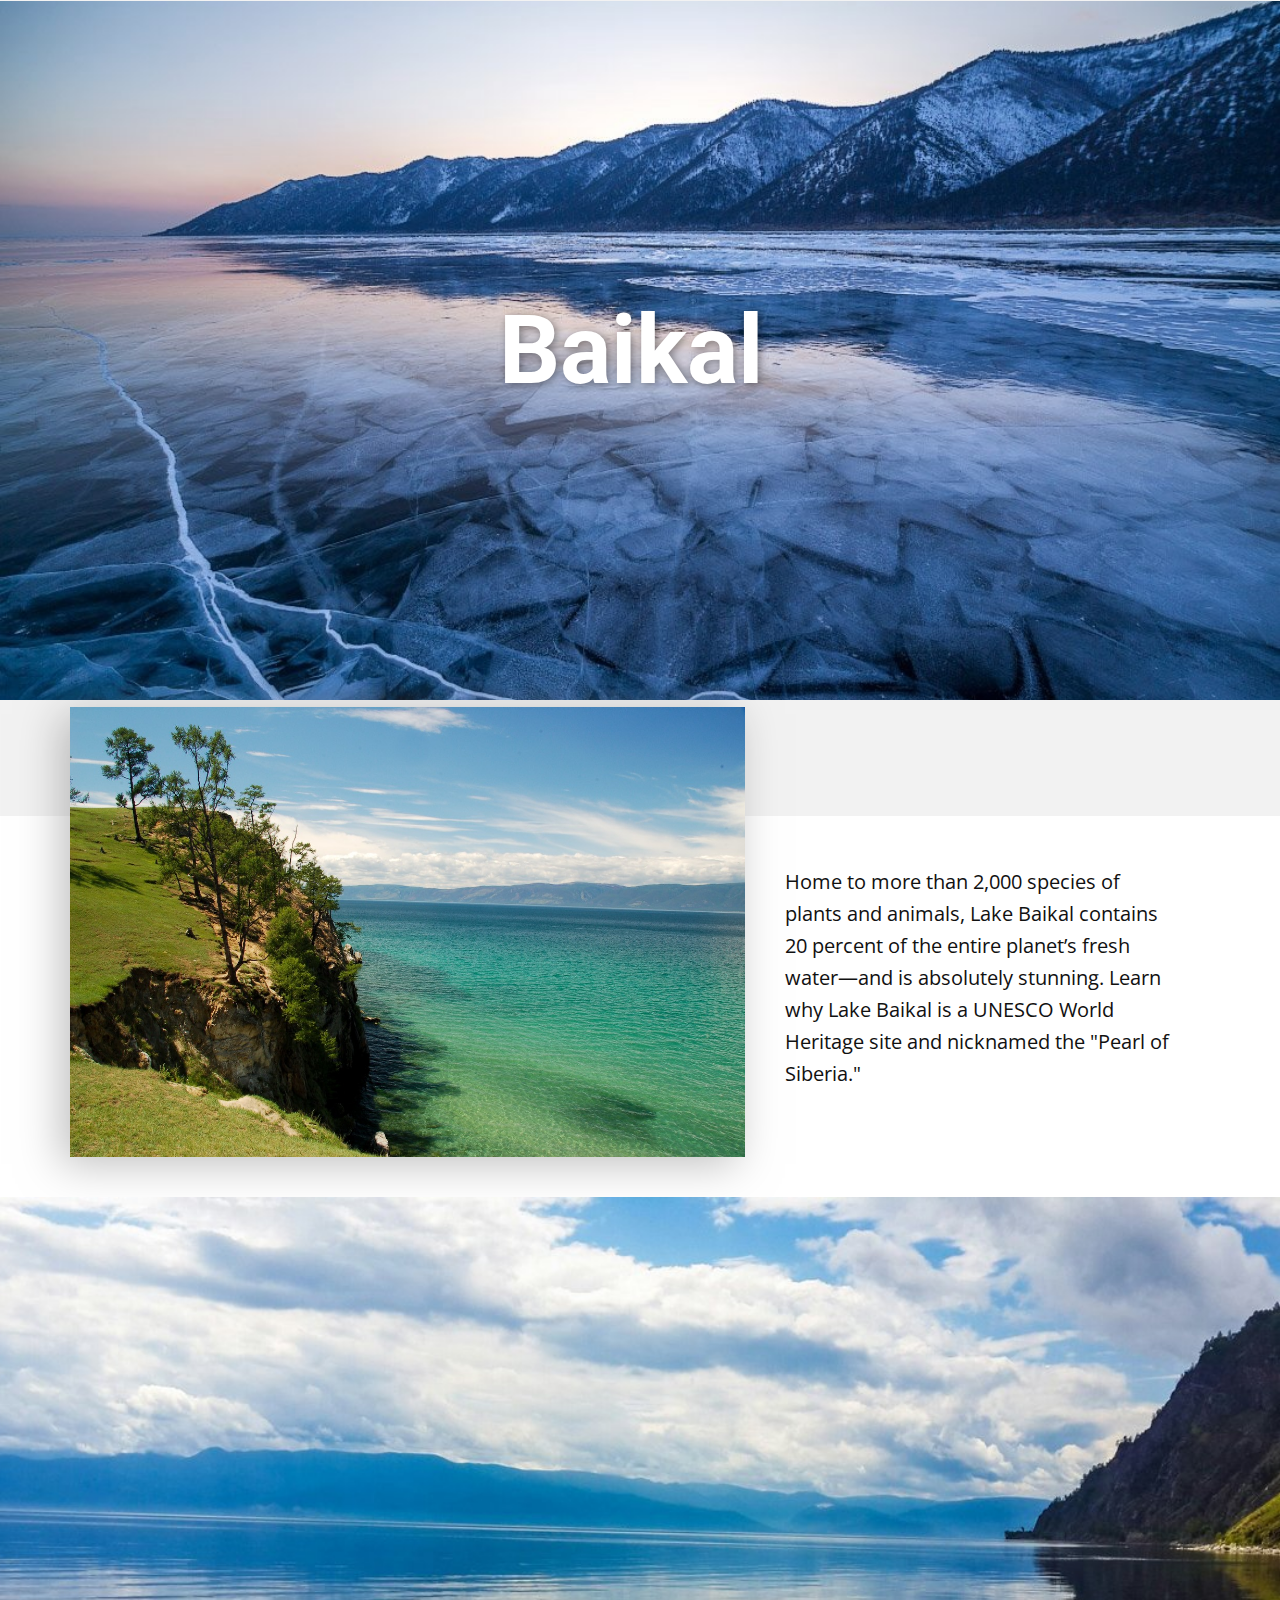
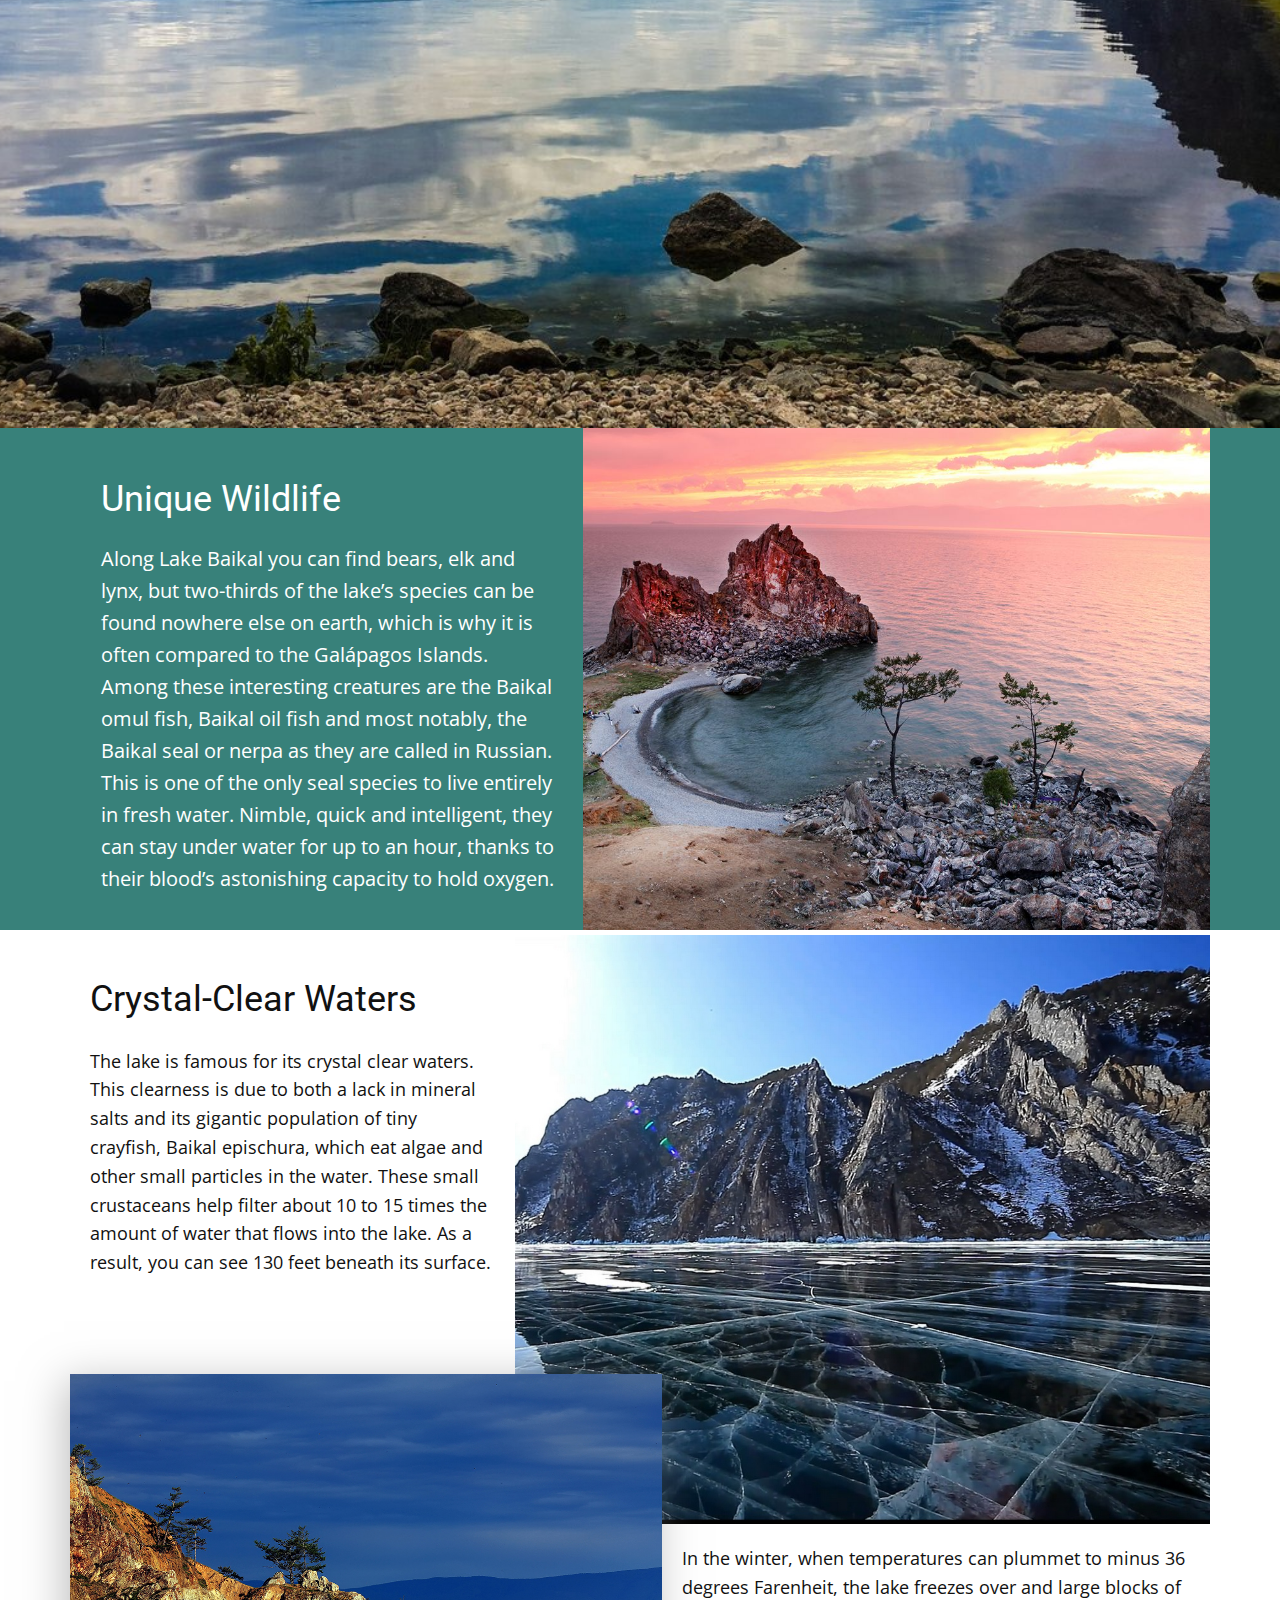
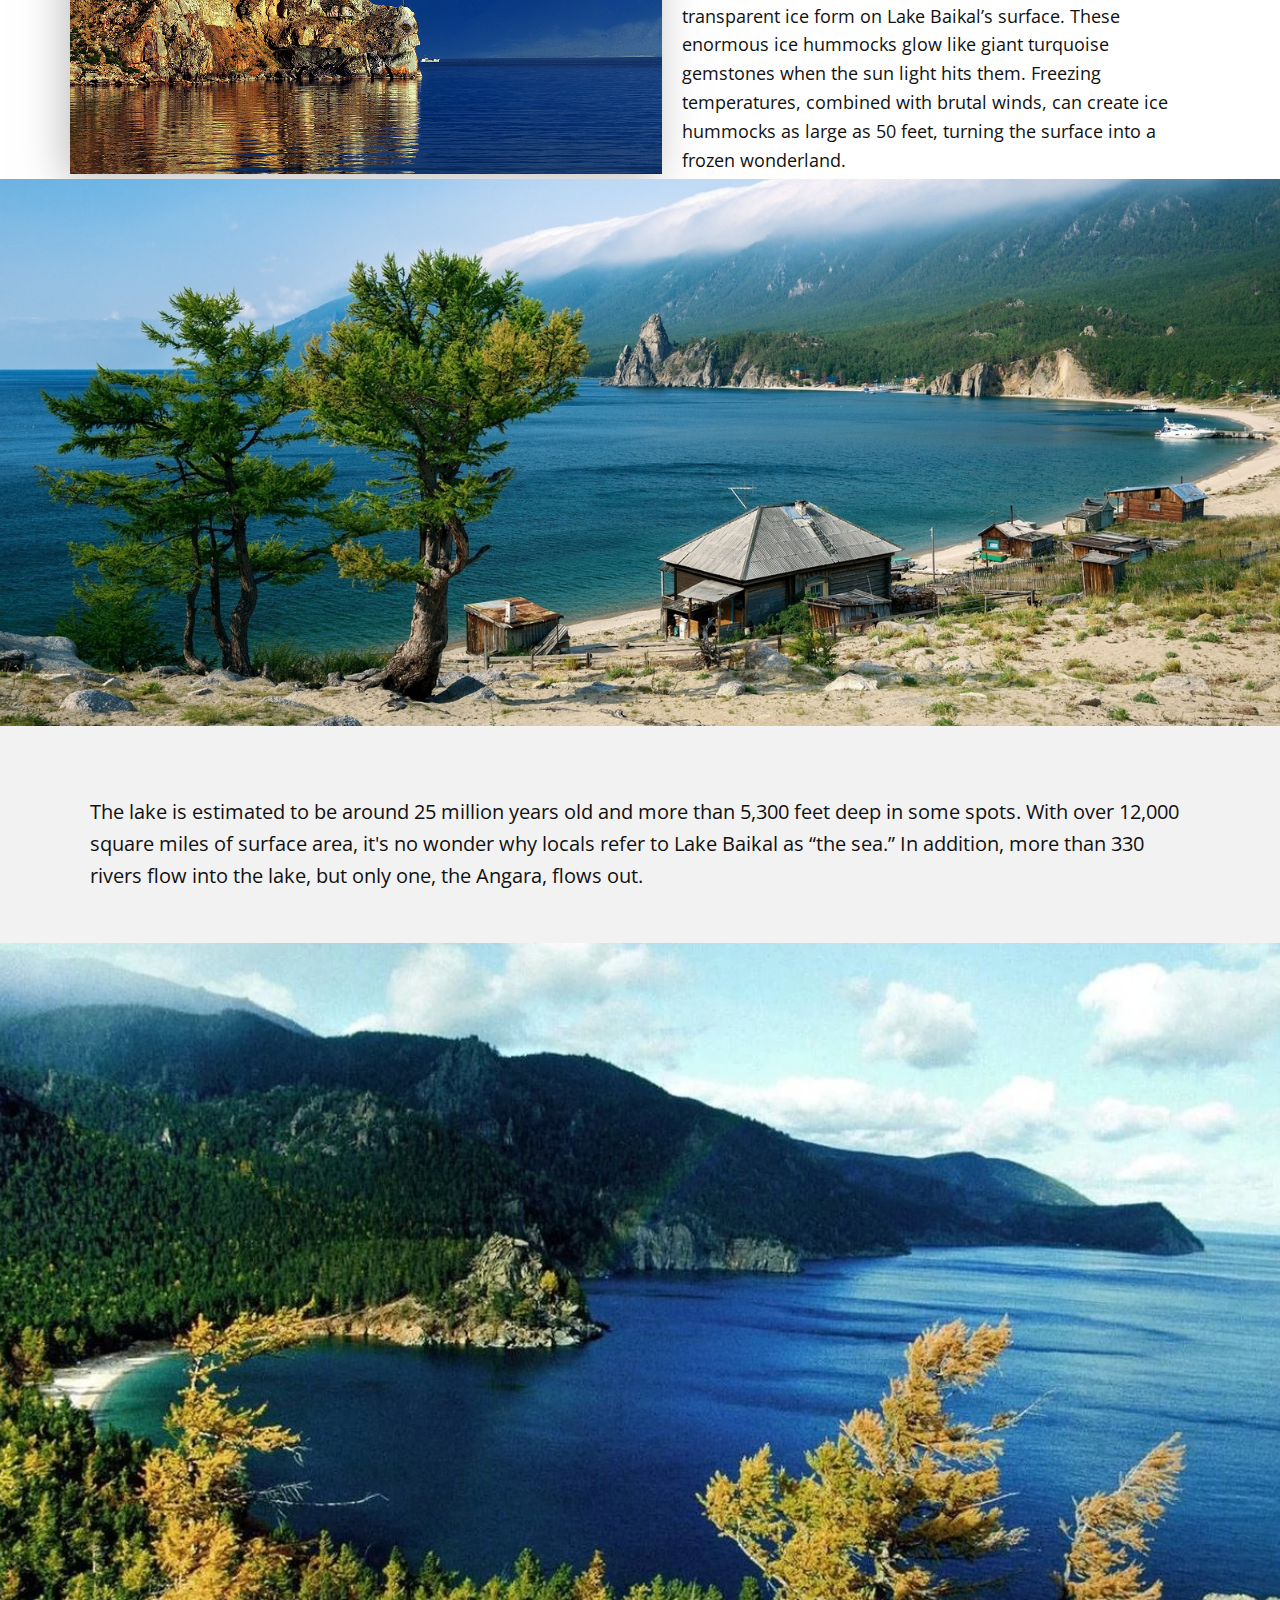
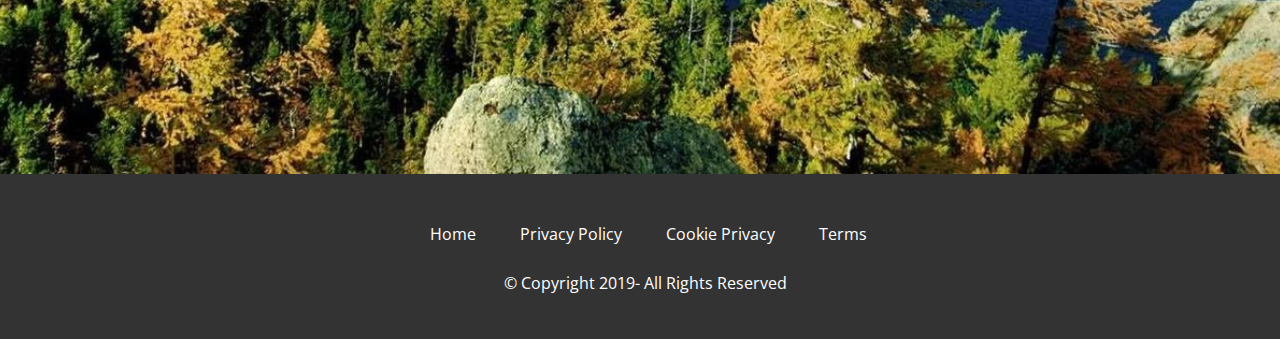
<file: index.html>
<!DOCTYPE html>
<html style="font-size: 16px;">

<head>
    <meta name="viewport" content="width=device-width, initial-scale=1.0">
    <meta charset="utf-8">
    <meta name="keywords" content="Home to more than 2,000 species of plants and animals, Lake Baikal contains 20 percent of the entire planet’s fresh water—and is absolutely stunning. Learn why Lake Baikal is a UNESCO World Heritage site and nicknamed the ">
    <meta name="description" content="Home to more than 2,000 species of plants and animals, Lake Baikal contains 20 percent of the entire planet’s fresh water—and is absolutely stunning. Learn why Lake Baikal is a UNESCO World Heritage site and nicknamed the ">
    <meta name="page_type" content="np-template-header-footer-from-plugin">
    <title>Baikal </title>
    <link rel="stylesheet" href="nicepage.css" media="screen">
    <link rel="stylesheet" href="index.css" media="screen">
    <script class="u-script" type="text/javascript" src="jquery.js" defer=""></script>
    <script class="u-script" type="text/javascript" src="nicepage.js" defer=""></script>
    <link id="u-google-font" rel="stylesheet" href="https://fonts.googleapis.com/css?family=Roboto:100,100i,300,300i,400,400i,500,500i,700,700i,900,900i|Open+Sans:300,300i,400,400i,600,600i,700,700i,800,800i">








    <script type="application/ld+json">
        {
        		"@context": "http://schema.org",
        		"@type": "Organization",
        		"name": "Site23",
        		"url": "index.html"
        }
    </script>
    <meta property="og:title" content="Baikal ">
    <meta property="og:type" content="website">
    <meta property="og:description" content="Home to more than 2,000 species of plants and animals, Lake Baikal contains 20 percent of the entire planet’s fresh water—and is absolutely stunning. Learn why Lake Baikal is a UNESCO World Heritage site and nicknamed the ">
    <meta name="theme-color" content="#38817a">
    <link rel="canonical" href="index.html">
    <meta property="og:url" content="index.html">
</head>

<body data-home-page-name='index' class="u-body">

    <section class="u-clearfix u-grey-5 u-section-1" id="sec-6ace">
        <img src="images/9d45529d8136c2e21bf5e609477b05d1.jpg" alt="" class="u-expanded-width u-image u-image-default u-image-1">
        <div class="u-align-left u-container-style u-expanded-width-sm u-expanded-width-xs u-group u-similar-fill u-group-1">
            <div class="u-container-layout u-valign-middle">
                <h1 class="u-text u-text-body-alt-color u-title u-text-1">Baikal</h1>
            </div>
        </div>
    </section>
    <section class="u-clearfix u-white u-section-2" id="sec-d0dc">
        <div class="u-clearfix u-sheet u-sheet-1">
            <img src="images/353.jpg" alt="" class="u-expanded-width-xs u-image u-image-default u-image-1">
            <div class="u-container-style u-expanded-width-sm u-expanded-width-xs u-group u-similar-fill u-group-1">
                <div class="u-container-layout u-valign-middle-sm">
                    <p class="u-text u-text-1">Home to more than 2,000 species of plants and animals, Lake Baikal contains 20 percent of the entire planet’s fresh water—and is absolutely stunning. Learn why Lake Baikal is a UNESCO World Heritage site and nicknamed the "Pearl of
                        Siberia."</p>
                </div>
            </div>
        </div>
    </section>
    <section class="u-clearfix u-image u-section-3" id="sec-23ad">
        <div class="u-clearfix u-sheet u-sheet-1"></div>
    </section>
    <section class="u-clearfix u-palette-1-base u-section-4" id="sec-b620">
        <div class="u-clearfix u-sheet u-valign-top u-sheet-1">
            <img src="images/e14e4529df76fda32b2b69a36c7bb9d3.jpg" alt="" class="u-expanded-height u-image u-image-default u-image-1">
            <div class="u-container-style u-expanded-width-sm u-expanded-width-xs u-group u-group-1">
                <div class="u-container-layout">
                    <h2 class="u-text u-text-1">Unique Wildlife
                        <br>
                    </h2>
                    <p class="u-text u-text-2">Along Lake Baikal you can find bears, elk and lynx, but two-thirds of the lake’s species can be found nowhere else on earth, which is why it is often compared to the Galápagos Islands. Among these interesting creatures are the Baikal
                        omul fish, Baikal oil fish and most notably, the Baikal seal or&nbsp;nerpa&nbsp;as they are called in Russian. This is one&nbsp;of the only seal species to live entirely in fresh water. Nimble, quick and intelligent, they can stay
                        under water for up to an hour, thanks to their blood’s astonishing capacity&nbsp;to hold oxygen.</p>
                </div>
            </div>
        </div>
    </section>
    <section class="u-clearfix u-white u-section-5" id="sec-377e">
        <div class="u-clearfix u-sheet u-sheet-1">
            <img src="images/fonstola.ru187314.jpg" alt="" class="u-expanded-width-sm u-expanded-width-xs u-image u-image-default u-image-1">
            <img src="images/lakebaikal06.jpg" alt="" class="u-image u-image-default u-image-2">
            <div class="u-align-left u-container-style u-expanded-width-sm u-expanded-width-xs u-group u-similar-fill u-group-1">
                <div class="u-container-layout">
                    <h2 class="u-text u-text-1">Crystal-Clear Waters
                        <br>
                    </h2>
                    <p class="u-text u-text-2">The lake is famous for its crystal clear waters. This clearness is due to both a lack in mineral salts and its gigantic population of tiny crayfish,&nbsp;Baikal epischura, which eat algae and other small particles in the water. These
                        small crustaceans help filter about 10 to 15 times the amount of water that flows into the lake. As a result, you can see 130 feet beneath its surface.
                        <br>
                    </p>
                </div>
            </div>
            <div class="u-container-style u-expanded-width-sm u-expanded-width-xs u-group u-group-2">
                <div class="u-container-layout">
                    <p class="u-text u-text-3">In the winter, when temperatures can plummet to minus 36 degrees Farenheit, the lake freezes over and large blocks of transparent ice form on Lake Baikal’s surface. These enormous ice hummocks glow like giant turquoise gemstones when
                        the sun light hits them. Freezing temperatures, combined with brutal winds, can create ice hummocks as large as 50 feet, turning the surface into a frozen wonderland.</p>
                </div>
            </div>
        </div>
    </section>
    <section class="u-clearfix u-white u-section-6" id="sec-14af">
        <div class="u-clearfix u-expanded-width u-layout-wrap u-layout-wrap-1">
            <div class="u-layout">
                <div class="u-layout-row">
                    <div class="u-container-style u-image u-layout-cell u-left-cell u-similar-fill u-size-60 u-image-1">
                        <div class="u-container-layout"></div>
                    </div>
                </div>
            </div>
        </div>
    </section>
    <section class="u-clearfix u-grey-5 u-section-7" id="sec-fdc5">
        <div class="u-clearfix u-sheet u-valign-middle u-sheet-1">
            <div class="u-clearfix u-expanded-width u-gutter-20 u-layout-wrap u-layout-wrap-1">
                <div class="u-gutter-0 u-layout">
                    <div class="u-layout-col">
                        <div class="u-size-60">
                            <div class="u-layout-col">
                                <div class="u-container-style u-layout-cell u-left-cell u-similar-fill u-size-60 u-layout-cell-1">
                                    <div class="u-container-layout u-container-layout-1">
                                        <p class="u-custom-font u-text u-text-font u-text-1">The lake is estimated to be around 25 million years old and&nbsp;more than 5,300 feet deep in some spots. With over 12,000 square miles of surface area, it's no wonder&nbsp;why locals refer to Lake Baikal as “the
                                            sea.” In addition, more than 330 rivers flow into the lake, but only one, the Angara, flows out.</p>
                                    </div>
                                </div>
                            </div>
                        </div>
                    </div>
                </div>
            </div>
        </div>
    </section>
    <section class="u-clearfix u-image u-section-8" id="sec-872e">
        <div class="u-clearfix u-sheet u-sheet-1"></div>
    </section>


    <footer class="top-margin-for-add-section-widget-small u-clearfix u-footer u-grey-80" id="sec-d412">
        <div class="u-clearfix u-sheet u-sheet-1">
            <nav class="u-menu u-menu-dropdown u-offcanvas u-menu-1" data-responsive-from="SM">
                <div class="menu-collapse">
                    <a class="u-button-style u-nav-link" href="#">
              <svg><use xmlns:xlink="http://www.w3.org/1999/xlink" xlink:href="#menu-hamburger"></use></svg>
              <svg version="1.1" xmlns="http://www.w3.org/2000/svg" xmlns:xlink="http://www.w3.org/1999/xlink"><defs><symbol id="menu-hamburger" viewBox="0 0 16 16" style="width: 16px; height: 16px;"><rect y="1" width="16" height="2"></rect><rect y="7" width="16" height="2"></rect><rect y="13" width="16" height="2"></rect>
</symbol>
</defs></svg>
            </a>
                </div>
                <div class="u-custom-menu u-nav-container">
                    <ul class="u-nav u-unstyled">
                        <li class="u-nav-item">
                            <a class="u-button-style u-nav-link" href="index.html">Home</a>
                        </li>
                        <li class="u-nav-item">
                            <a class="u-button-style u-nav-link" href="Policy.html">Privacy Policy</a>
                        </li>
                        <li class="u-nav-item">
                            <a class="u-button-style u-nav-link" href="Cookie.html">Cookie Privacy </a>
                        </li>
                        <li class="u-nav-item">
                            <a class="u-button-style u-nav-link" href="Terms.html">Terms</a>
                        </li>
                    </ul>
                </div>
                <div class="u-custom-menu u-nav-container-collapse">
                    <div class="u-black u-container-style u-inner-container-layout u-opacity u-opacity-95 u-sidenav">
                        <div class="u-menu-close"></div>
                        <ul class="u-align-center u-nav u-popupmenu-items u-unstyled u-nav-2">
                            <li class="u-nav-item">
                                <a class="u-button-style u-nav-link" href="index.html">Home</a>
                            </li>
                            <li class="u-nav-item">
                                <a class="u-button-style u-nav-link" href="Policy.html">Privacy Policy</a>
                            </li>
                            <li class="u-nav-item">
                                <a class="u-button-style u-nav-link" href="Cookie.html">Cookie Privacy </a>
                            </li>
                            <li class="u-nav-item">
                                <a class="u-button-style u-nav-link" href="Terms.html">Terms</a>
                            </li>
                        </ul>
                    </div>
                    <div class="u-black u-menu-overlay u-opacity u-opacity-70"></div>
                </div>
            </nav>
            <p class="u-text u-text-1">© Copyright 2019- All Rights Reserved</p>
        </div>
    </footer>
</body>

</html>
</file>
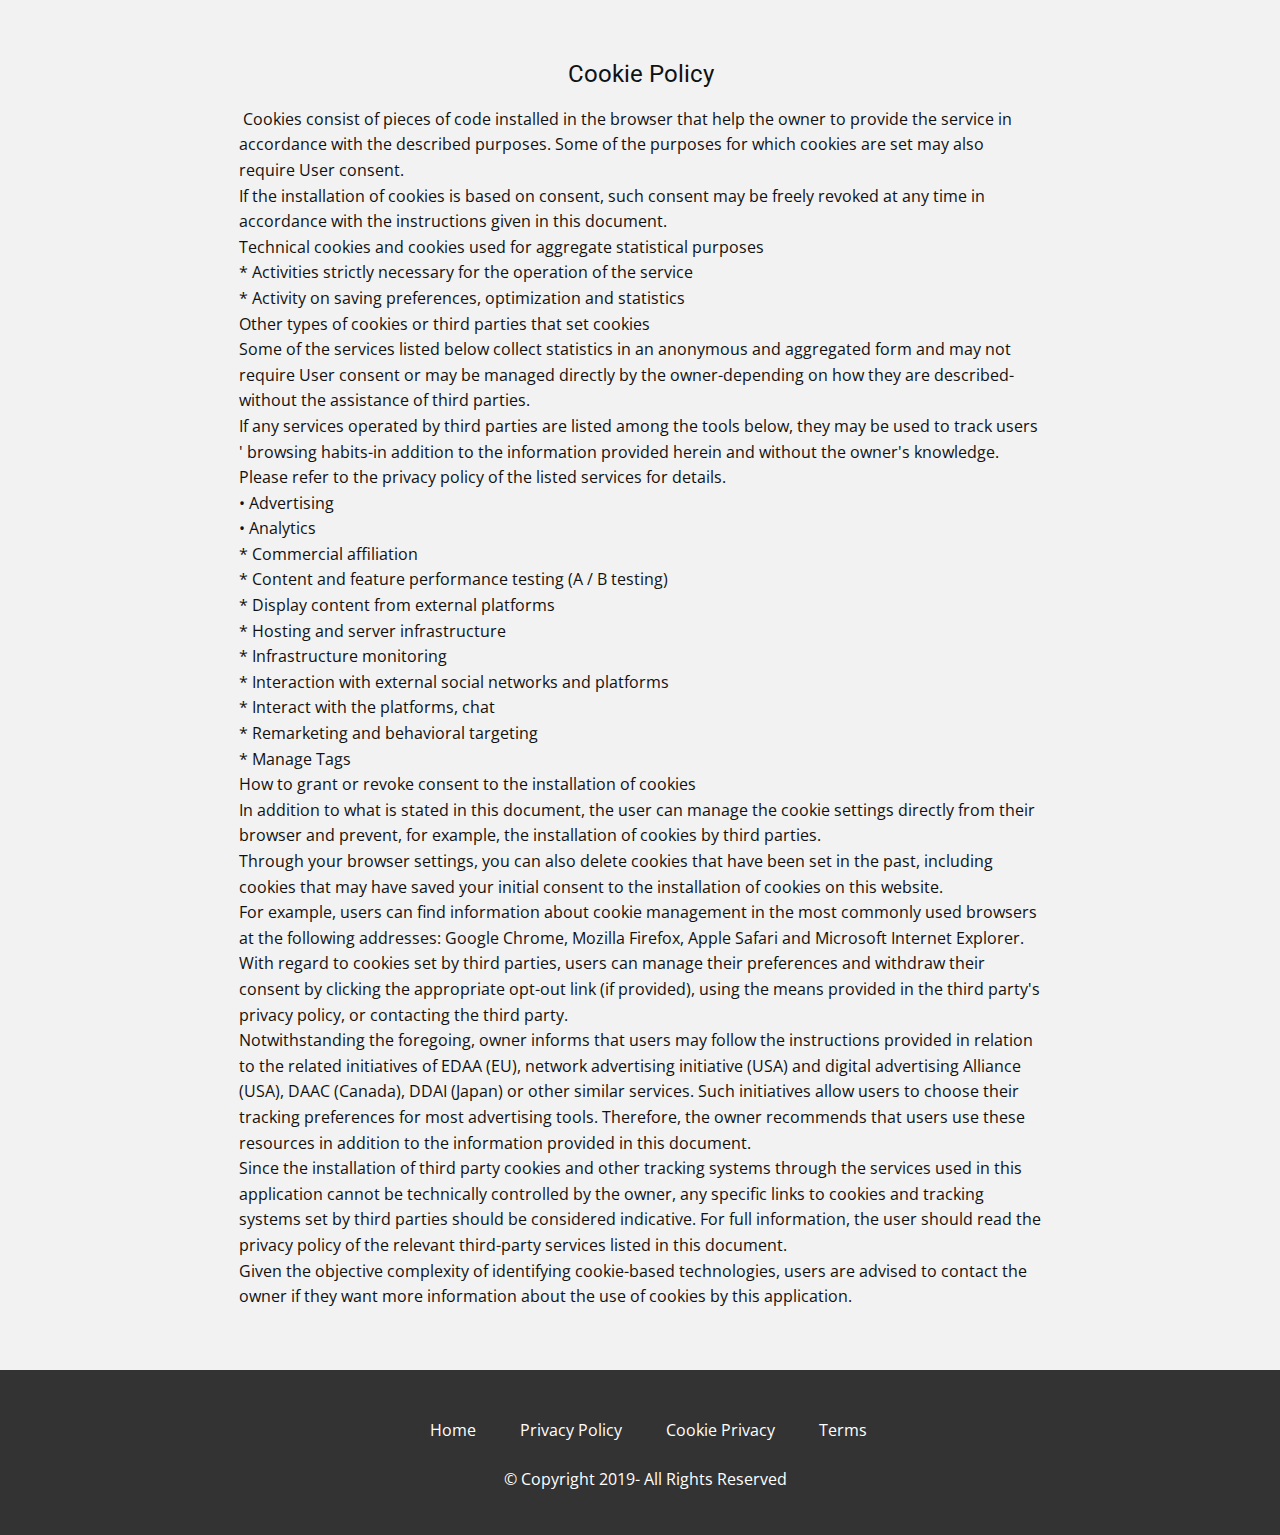
<file: Cookie.html>
<!DOCTYPE html>
<html style="font-size: 16px;">

<head>
    <meta name="viewport" content="width=device-width, initial-scale=1.0">
    <meta charset="utf-8">
    <meta name="keywords" content="Home to more than 2,000 species of plants and animals, Lake Baikal contains 20 percent of the entire planet’s fresh water—and is absolutely stunning. Learn why Lake Baikal is a UNESCO World Heritage site and nicknamed the ">
    <meta name="description" content="Home to more than 2,000 species of plants and animals, Lake Baikal contains 20 percent of the entire planet’s fresh water—and is absolutely stunning. Learn why Lake Baikal is a UNESCO World Heritage site and nicknamed the ">
    <meta name="page_type" content="np-template-header-footer-from-plugin">
    <title>Baikal</title>
    <link rel="stylesheet" href="nicepage.css" media="screen">
    <link rel="stylesheet" href="Cookie.css" media="screen">
    <script class="u-script" type="text/javascript" src="jquery.js" defer=""></script>
    <script class="u-script" type="text/javascript" src="nicepage.js" defer=""></script>
    <link id="u-google-font" rel="stylesheet" href="https://fonts.googleapis.com/css?family=Roboto:100,100i,300,300i,400,400i,500,500i,700,700i,900,900i|Open+Sans:300,300i,400,400i,600,600i,700,700i,800,800i">

    <script type="application/ld+json">
        {
        		"@context": "http://schema.org",
        		"@type": "Organization",
        		"name": "Site23",
        		"url": "index.html"
        }
    </script>
    <meta property="og:title" content="Baikal">
    <meta property="og:type" content="website">
    <meta property="og:description" content="Home to more than 2,000 species of plants and animals, Lake Baikal contains 20 percent of the entire planet’s fresh water—and is absolutely stunning. Learn why Lake Baikal is a UNESCO World Heritage site and nicknamed the ">
    <meta name="theme-color" content="#38817a">
    <link rel="canonical" href="index.html">
    <meta property="og:url" content="index.html">
</head>

<body class="u-body">

    <section class="u-clearfix u-grey-5 u-section-1" id="sec-48d4">
        <div class="u-clearfix u-sheet u-sheet-1">
            <h4 class="u-align-center u-text u-text-1">
                <a href="https://app.oberlo.com/register" target="_blank" style="">Cookie Policy</a>
            </h4>
            <p class="u-text u-text-2">&nbsp;Cookies consist of pieces of code installed in the browser that help the owner to provide the service in accordance with the described purposes. Some of the purposes for which cookies are set may also require User consent.
                <br>If the installation of cookies is based on consent, such consent may be freely revoked at any time in accordance with the instructions given in this document.
                <br>Technical cookies and cookies used for aggregate statistical purposes
                <br>* Activities strictly necessary for the operation of the service
                <br>* Activity on saving preferences, optimization and statistics
                <br>Other types of cookies or third parties that set cookies
                <br>Some of the services listed below collect statistics in an anonymous and aggregated form and may not require User consent or may be managed directly by the owner-depending on how they are described-without the assistance of third parties.
                <br>If any services operated by third parties are listed among the tools below, they may be used to track users ' browsing habits-in addition to the information provided herein and without the owner's knowledge. Please refer to the privacy
                policy of the listed services for details.
                <br>• Advertising
                <br>• Analytics

                <br>* Commercial affiliation
                <br>* Content and feature performance testing (A / B testing)
                <br>* Display content from external platforms
                <br>* Hosting and server infrastructure
                <br>* Infrastructure monitoring&nbsp;
                <br>* Interaction with external social networks and platforms
                <br>* Interact with the platforms, chat
                <br>* Remarketing and behavioral targeting
                <br>* Manage Tags
                <br>How to grant or revoke consent to the installation of cookies
                <br>In addition to what is stated in this document, the user can manage the cookie settings directly from their browser and prevent, for example, the installation of cookies by third parties.
                <br>Through your browser settings, you can also delete cookies that have been set in the past, including cookies that may have saved your initial consent to the installation of cookies on this website.
                <br>For example, users can find information about cookie management in the most commonly used browsers at the following addresses: Google Chrome, Mozilla Firefox, Apple Safari and Microsoft Internet Explorer.
                <br>With regard to cookies set by third parties, users can manage their preferences and withdraw their consent by clicking the appropriate opt-out link (if provided), using the means provided in the third party's privacy policy, or contacting
                the third party.
                <br>Notwithstanding the foregoing, owner informs that users may follow the instructions provided in relation to the related initiatives of EDAA (EU), network advertising initiative (USA) and digital advertising Alliance (USA), DAAC (Canada),
                DDAI (Japan) or other similar services. Such initiatives allow users to choose their tracking preferences for most advertising tools. Therefore, the owner recommends that users use these resources in addition to the information provided
                in this document.
                <br>Since the installation of third party cookies and other tracking systems through the services used in this application cannot be technically controlled by the owner, any specific links to cookies and tracking systems set by third parties
                should be considered indicative. For full information, the user should read the privacy policy of the relevant third-party services listed in this document.&nbsp;
                <br>Given the objective complexity of identifying cookie-based technologies, users are advised to contact the owner if they want more information about the use of cookies by this application.
            </p>
        </div>
    </section>


    <footer class="top-margin-for-add-section-widget-small u-clearfix u-footer u-grey-80" id="sec-d412">
        <div class="u-clearfix u-sheet u-sheet-1">
            <nav class="u-menu u-menu-dropdown u-offcanvas u-menu-1" data-responsive-from="SM">
                <div class="menu-collapse">
                    <a class="u-button-style u-nav-link" href="#">
              <svg><use xmlns:xlink="http://www.w3.org/1999/xlink" xlink:href="#menu-hamburger"></use></svg>
              <svg version="1.1" xmlns="http://www.w3.org/2000/svg" xmlns:xlink="http://www.w3.org/1999/xlink"><defs><symbol id="menu-hamburger" viewBox="0 0 16 16" style="width: 16px; height: 16px;"><rect y="1" width="16" height="2"></rect><rect y="7" width="16" height="2"></rect><rect y="13" width="16" height="2"></rect>
</symbol>
</defs></svg>
            </a>
                </div>
                <div class="u-custom-menu u-nav-container">
                    <ul class="u-nav u-unstyled">
                        <li class="u-nav-item">
                            <a class="u-button-style u-nav-link" href="index.html">Home</a>
                        </li>
                        <li class="u-nav-item">
                            <a class="u-button-style u-nav-link" href="Policy.html">Privacy Policy</a>
                        </li>
                        <li class="u-nav-item">
                            <a class="u-button-style u-nav-link" href="Cookie.html">Cookie Privacy </a>
                        </li>
                        <li class="u-nav-item">
                            <a class="u-button-style u-nav-link" href="Terms.html">Terms</a>
                        </li>
                    </ul>
                </div>
                <div class="u-custom-menu u-nav-container-collapse">
                    <div class="u-black u-container-style u-inner-container-layout u-opacity u-opacity-95 u-sidenav">
                        <div class="u-menu-close"></div>
                        <ul class="u-align-center u-nav u-popupmenu-items u-unstyled u-nav-2">
                            <li class="u-nav-item">
                                <a class="u-button-style u-nav-link" href="index.html">Home</a>
                            </li>
                            <li class="u-nav-item">
                                <a class="u-button-style u-nav-link" href="Policy.html">Privacy Policy</a>
                            </li>
                            <li class="u-nav-item">
                                <a class="u-button-style u-nav-link" href="Cookie.html">Cookie Privacy </a>
                            </li>
                            <li class="u-nav-item">
                                <a class="u-button-style u-nav-link" href="Terms.html">Terms</a>
                            </li>
                        </ul>
                    </div>
                    <div class="u-black u-menu-overlay u-opacity u-opacity-70"></div>
                </div>
            </nav>
            <p class="u-text u-text-1">© Copyright 2019- All Rights Reserved</p>
        </div>
    </footer>
</body>

</html>
</file>
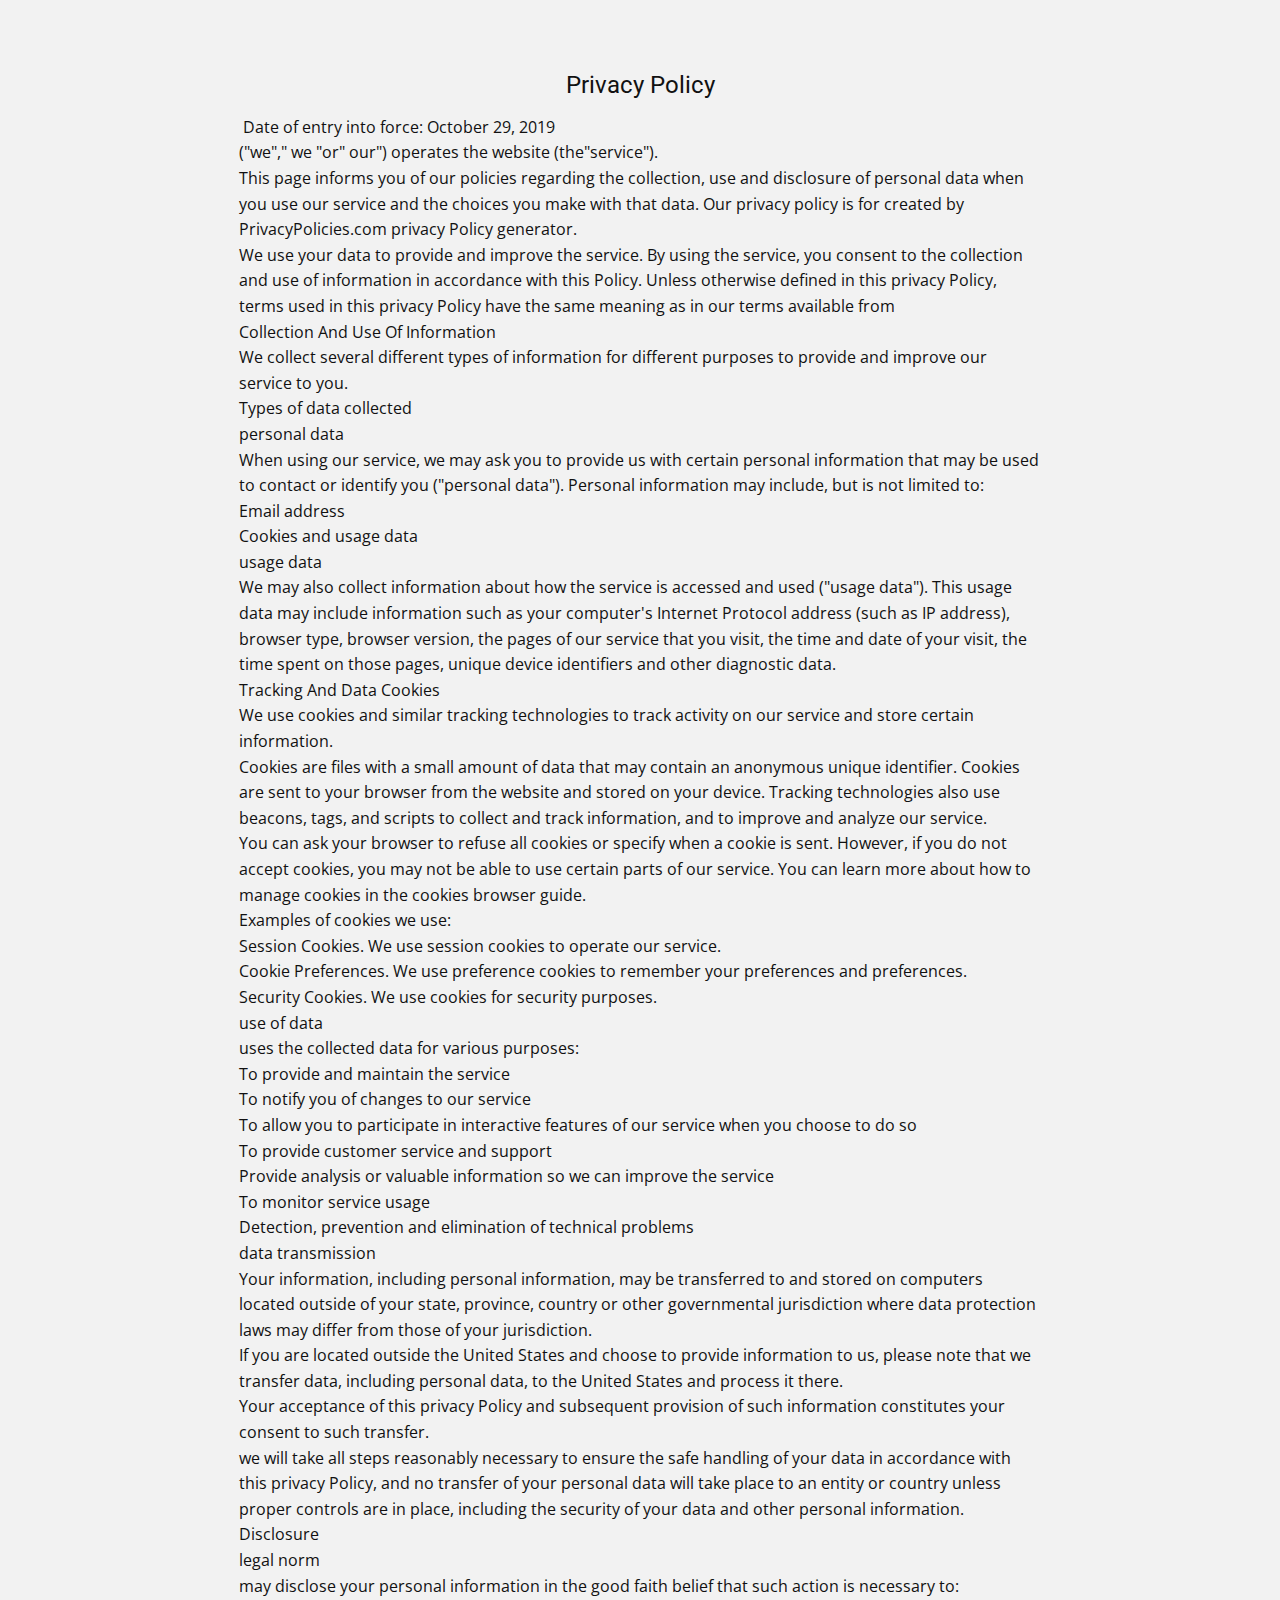
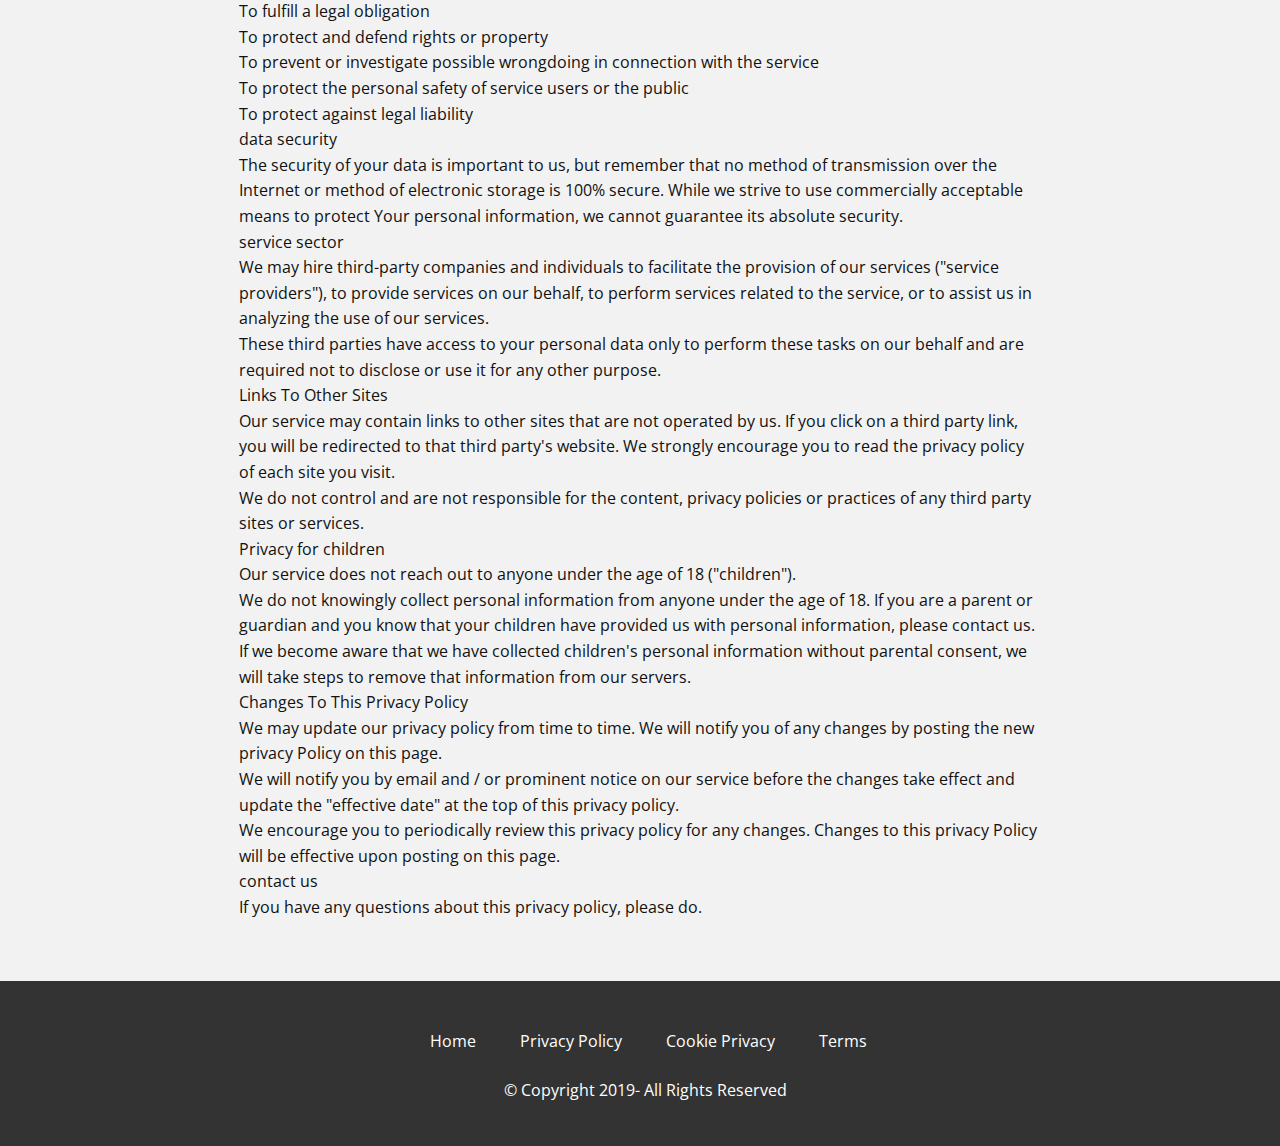
<file: Policy.html>
<!DOCTYPE html>
<html style="font-size: 16px;">

<head>
    <meta name="viewport" content="width=device-width, initial-scale=1.0">
    <meta charset="utf-8">
    <meta name="keywords" content="Home to more than 2,000 species of plants and animals, Lake Baikal contains 20 percent of the entire planet’s fresh water—and is absolutely stunning. Learn why Lake Baikal is a UNESCO World Heritage site and nicknamed the ">
    <meta name="description" content="Home to more than 2,000 species of plants and animals, Lake Baikal contains 20 percent of the entire planet’s fresh water—and is absolutely stunning. Learn why Lake Baikal is a UNESCO World Heritage site and nicknamed the ">
    <meta name="page_type" content="np-template-header-footer-from-plugin">
    <title>Baikal</title>
    <link rel="stylesheet" href="nicepage.css" media="screen">
    <link rel="stylesheet" href="Policy.css" media="screen">
    <script class="u-script" type="text/javascript" src="jquery.js" defer=""></script>
    <script class="u-script" type="text/javascript" src="nicepage.js" defer=""></script>
    <link id="u-google-font" rel="stylesheet" href="https://fonts.googleapis.com/css?family=Roboto:100,100i,300,300i,400,400i,500,500i,700,700i,900,900i|Open+Sans:300,300i,400,400i,600,600i,700,700i,800,800i">

    <script type="application/ld+json">
        {
        		"@context": "http://schema.org",
        		"@type": "Organization",
        		"name": "Site23",
        		"url": "index.html"
        }
    </script>
    <meta property="og:title" content="Baikal">
    <meta property="og:type" content="website">
    <meta property="og:description" content="Home to more than 2,000 species of plants and animals, Lake Baikal contains 20 percent of the entire planet’s fresh water—and is absolutely stunning. Learn why Lake Baikal is a UNESCO World Heritage site and nicknamed the ">
    <meta name="theme-color" content="#38817a">
    <link rel="canonical" href="index.html">
    <meta property="og:url" content="index.html">
</head>

<body class="u-body">

    <section class="u-clearfix u-grey-5 u-section-1" id="sec-8581">
        <div class="u-clearfix u-sheet u-sheet-1">
            <h4 class="u-align-center u-text u-text-1">
                <a href="https://app.oberlo.com/register" target="_blank" style="">Privacy Policy</a>
            </h4>
            <p class="u-text u-text-2">&nbsp;Date of entry into force: October 29, 2019&nbsp;
                <br>("we"," we "or" our") operates the website (the"service").&nbsp;
                <br>This page informs you of our policies regarding the collection, use and disclosure of personal data when you use our service and the choices you make with that data. Our privacy policy is for created by PrivacyPolicies.com privacy
                Policy generator.&nbsp;
                <br>We use your data to provide and improve the service. By using the service, you consent to the collection and use of information in accordance with this Policy. Unless otherwise defined in this privacy Policy, terms used in this privacy
                Policy have the same meaning as in our terms available from &nbsp;

                <br>Collection And Use Of Information&nbsp;
                <br>We collect several different types of information for different purposes to provide and improve our service to you.&nbsp;
                <br>Types of data collected&nbsp;
                <br>personal data&nbsp;
                <br>When using our service, we may ask you to provide us with certain personal information that may be used to contact or identify you ("personal data"). Personal information may include, but is not limited to:&nbsp;
                <br>Email address&nbsp;
                <br>Cookies and usage data&nbsp;
                <br>usage data&nbsp;
                <br>We may also collect information about how the service is accessed and used ("usage data"). This usage data may include information such as your computer's Internet Protocol address (such as IP address), browser type, browser version,
                the pages of our service that you visit, the time and date of your visit, the time spent on those pages, unique device identifiers and other diagnostic data.&nbsp;
                <br>Tracking And Data Cookies&nbsp;
                <br>We use cookies and similar tracking technologies to track activity on our service and store certain information.&nbsp;
                <br>Cookies are files with a small amount of data that may contain an anonymous unique identifier. Cookies are sent to your browser from the website and stored on your device. Tracking technologies also use beacons, tags, and scripts to
                collect and track information, and to improve and analyze our service.&nbsp;
                <br>You can ask your browser to refuse all cookies or specify when a cookie is sent. However, if you do not accept cookies, you may not be able to use certain parts of our service. You can learn more about how to manage cookies in the
                cookies browser guide.&nbsp;
                <br>Examples of cookies we use:&nbsp;
                <br>Session Cookies. We use session cookies to operate our service.&nbsp;
                <br>Cookie Preferences. We use preference cookies to remember your preferences and preferences.&nbsp;
                <br>Security Cookies. We use cookies for security purposes.&nbsp;

                <br>use of data&nbsp;
                <br>uses the collected data for various purposes:&nbsp;
                <br>To provide and maintain the service&nbsp;
                <br>To notify you of changes to our service&nbsp;
                <br>To allow you to participate in interactive features of our service when you choose to do so&nbsp;
                <br>To provide customer service and support&nbsp;
                <br>Provide analysis or valuable information so we can improve the service&nbsp;
                <br>To monitor service usage&nbsp;
                <br>Detection, prevention and elimination of technical problems&nbsp;
                <br>data transmission&nbsp;
                <br>Your information, including personal information, may be transferred to and stored on computers located outside of your state, province, country or other governmental jurisdiction where data protection laws may differ from those of
                your jurisdiction.&nbsp;
                <br>If you are located outside the United States and choose to provide information to us, please note that we transfer data, including personal data, to the United States and process it there.&nbsp;
                <br>Your acceptance of this privacy Policy and subsequent provision of such information constitutes your consent to such transfer.&nbsp;
                <br>we will take all steps reasonably necessary to ensure the safe handling of your data in accordance with this privacy Policy, and no transfer of your personal data will take place to an entity or country unless proper controls are in
                place, including the security of your data and other personal information.&nbsp;
                <br>Disclosure&nbsp;
                <br>legal norm&nbsp;
                <br>may disclose your personal information in the good faith belief that such action is necessary to:&nbsp;
                <br>To fulfill a legal obligation&nbsp;
                <br>To protect and defend rights or property&nbsp;
                <br>To prevent or investigate possible wrongdoing in connection with the service&nbsp;
                <br>To protect the personal safety of service users or the public&nbsp;
                <br>To protect against legal liability&nbsp;
                <br>data security&nbsp;
                <br>The security of your data is important to us, but remember that no method of transmission over the Internet or method of electronic storage is 100% secure. While we strive to use commercially acceptable means to protect Your personal
                information, we cannot guarantee its absolute security.&nbsp;

                <br>service sector&nbsp;
                <br>We may hire third-party companies and individuals to facilitate the provision of our services ("service providers"), to provide services on our behalf, to perform services related to the service, or to assist us in analyzing the use
                of our services.&nbsp;
                <br>These third parties have access to your personal data only to perform these tasks on our behalf and are required not to disclose or use it for any other purpose.&nbsp;
                <br>Links To Other Sites&nbsp;

                <br>Our service may contain links to other sites that are not operated by us. If you click on a third party link, you will be redirected to that third party's website. We strongly encourage you to read the privacy policy of each site you
                visit.&nbsp;
                <br>We do not control and are not responsible for the content, privacy policies or practices of any third party sites or services.&nbsp;
                <br>Privacy for children&nbsp;
                <br>Our service does not reach out to anyone under the age of 18 ("children").&nbsp;
                <br>We do not knowingly collect personal information from anyone under the age of 18. If you are a parent or guardian and you know that your children have provided us with personal information, please contact us. If we become aware that
                we have collected children's personal information without parental consent, we will take steps to remove that information from our servers.&nbsp;
                <br>Changes To This Privacy Policy&nbsp;
                <br>We may update our privacy policy from time to time. We will notify you of any changes by posting the new privacy Policy on this page.&nbsp;
                <br>We will notify you by email and / or prominent notice on our service before the changes take effect and update the "effective date" at the top of this privacy policy.&nbsp;
                <br>We encourage you to periodically review this privacy policy for any changes. Changes to this privacy Policy will be effective upon posting on this page.&nbsp;
                <br>contact us

                <br>If you have any questions about this privacy policy, please do.
            </p>
        </div>
    </section>


    <footer class="top-margin-for-add-section-widget-small u-clearfix u-footer u-grey-80" id="sec-d412">
        <div class="u-clearfix u-sheet u-sheet-1">
            <nav class="u-menu u-menu-dropdown u-offcanvas u-menu-1" data-responsive-from="SM">
                <div class="menu-collapse">
                    <a class="u-button-style u-nav-link" href="#">
              <svg><use xmlns:xlink="http://www.w3.org/1999/xlink" xlink:href="#menu-hamburger"></use></svg>
              <svg version="1.1" xmlns="http://www.w3.org/2000/svg" xmlns:xlink="http://www.w3.org/1999/xlink"><defs><symbol id="menu-hamburger" viewBox="0 0 16 16" style="width: 16px; height: 16px;"><rect y="1" width="16" height="2"></rect><rect y="7" width="16" height="2"></rect><rect y="13" width="16" height="2"></rect>
</symbol>
</defs></svg>
            </a>
                </div>
                <div class="u-custom-menu u-nav-container">
                    <ul class="u-nav u-unstyled">
                        <li class="u-nav-item">
                            <a class="u-button-style u-nav-link" href="index.html">Home</a>
                        </li>
                        <li class="u-nav-item">
                            <a class="u-button-style u-nav-link" href="Policy.html">Privacy Policy</a>
                        </li>
                        <li class="u-nav-item">
                            <a class="u-button-style u-nav-link" href="Cookie.html">Cookie Privacy </a>
                        </li>
                        <li class="u-nav-item">
                            <a class="u-button-style u-nav-link" href="Terms.html">Terms</a>
                        </li>
                    </ul>
                </div>
                <div class="u-custom-menu u-nav-container-collapse">
                    <div class="u-black u-container-style u-inner-container-layout u-opacity u-opacity-95 u-sidenav">
                        <div class="u-menu-close"></div>
                        <ul class="u-align-center u-nav u-popupmenu-items u-unstyled u-nav-2">
                            <li class="u-nav-item">
                                <a class="u-button-style u-nav-link" href="index.html">Home</a>
                            </li>
                            <li class="u-nav-item">
                                <a class="u-button-style u-nav-link" href="Policy.html">Privacy Policy</a>
                            </li>
                            <li class="u-nav-item">
                                <a class="u-button-style u-nav-link" href="Cookie.html">Cookie Privacy </a>
                            </li>
                            <li class="u-nav-item">
                                <a class="u-button-style u-nav-link" href="Terms.html">Terms</a>
                            </li>
                        </ul>
                    </div>
                    <div class="u-black u-menu-overlay u-opacity u-opacity-70"></div>
                </div>
            </nav>
            <p class="u-text u-text-1">© Copyright 2019- All Rights Reserved</p>
        </div>
    </footer>
</body>

</html>
</file>
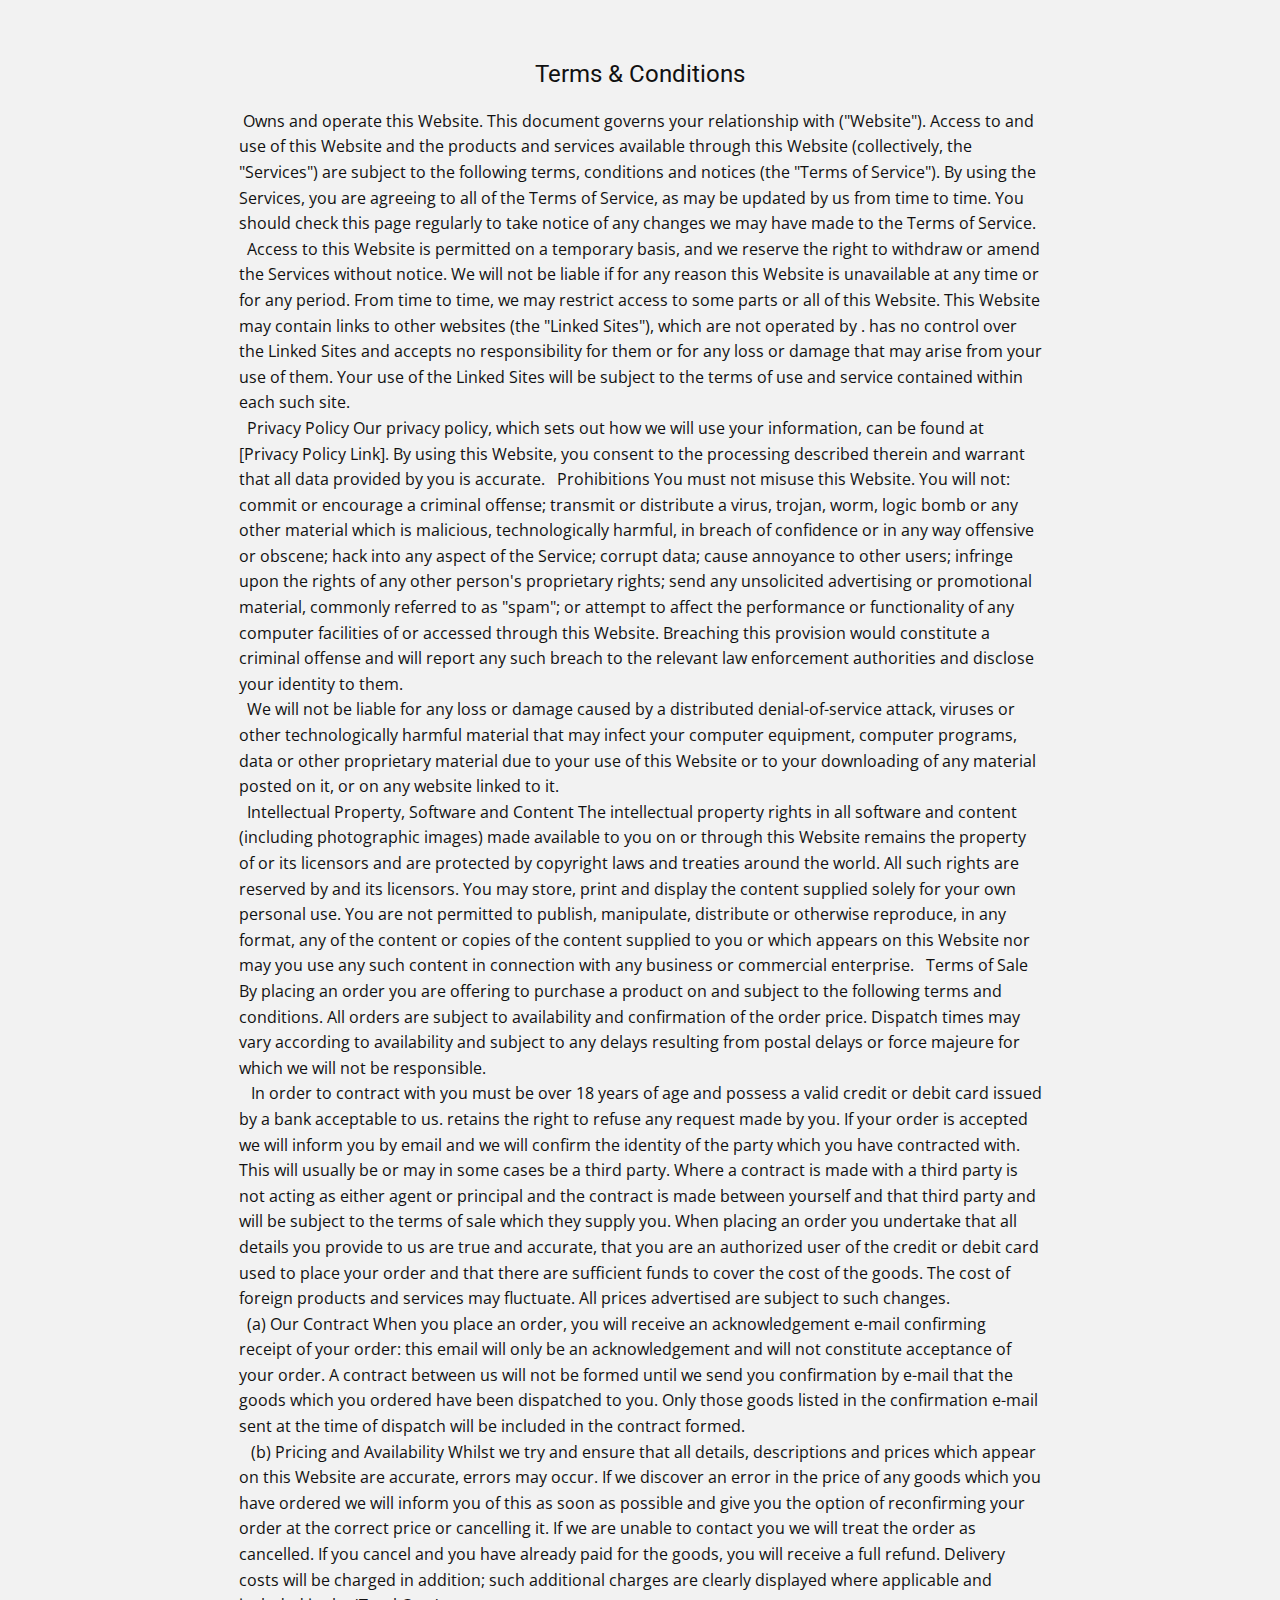
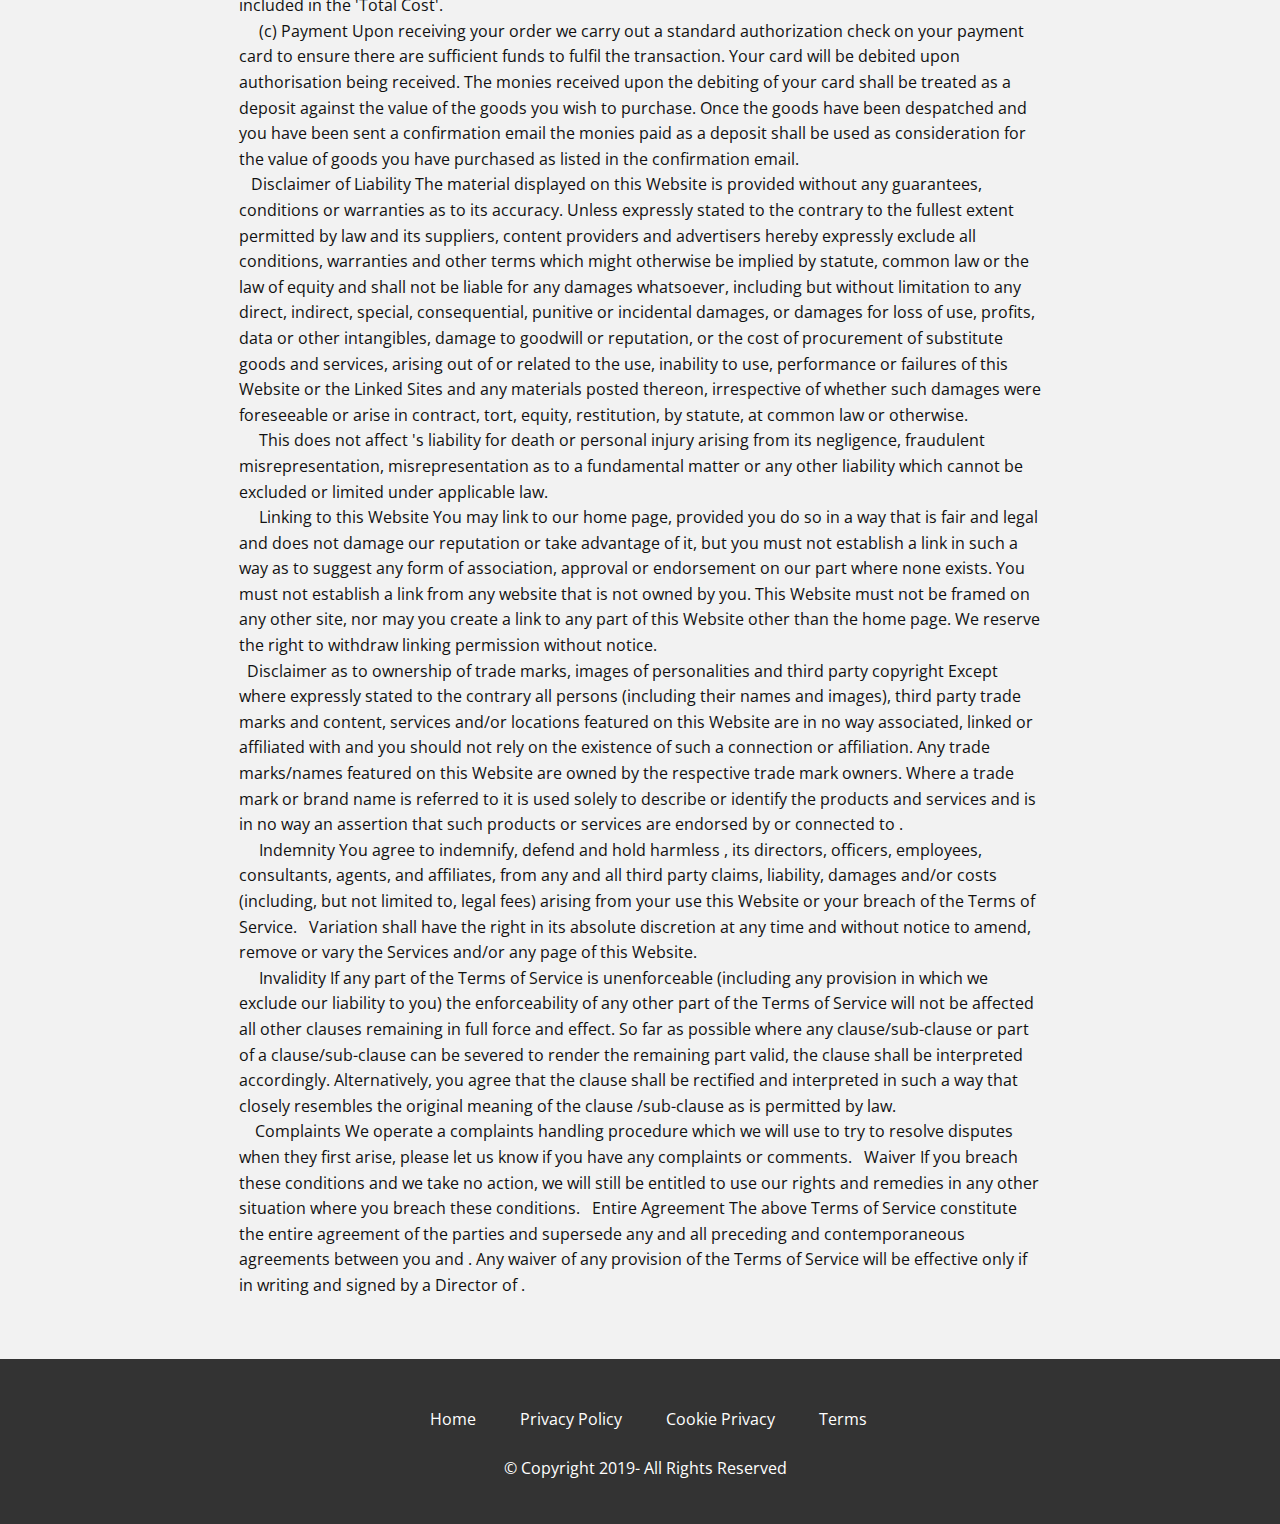
<file: Terms.html>
<!DOCTYPE html>
<html style="font-size: 16px;">

<head>
    <meta name="viewport" content="width=device-width, initial-scale=1.0">
    <meta charset="utf-8">
    <meta name="keywords" content="Home to more than 2,000 species of plants and animals, Lake Baikal contains 20 percent of the entire planet’s fresh water—and is absolutely stunning. Learn why Lake Baikal is a UNESCO World Heritage site and nicknamed the ">
    <meta name="description" content="Home to more than 2,000 species of plants and animals, Lake Baikal contains 20 percent of the entire planet’s fresh water—and is absolutely stunning. Learn why Lake Baikal is a UNESCO World Heritage site and nicknamed the ">
    <meta name="page_type" content="np-template-header-footer-from-plugin">
    <title>Baikal</title>
    <link rel="stylesheet" href="nicepage.css" media="screen">
    <link rel="stylesheet" href="Terms.css" media="screen">
    <script class="u-script" type="text/javascript" src="jquery.js" defer=""></script>
    <script class="u-script" type="text/javascript" src="nicepage.js" defer=""></script>
    <link id="u-google-font" rel="stylesheet" href="https://fonts.googleapis.com/css?family=Roboto:100,100i,300,300i,400,400i,500,500i,700,700i,900,900i|Open+Sans:300,300i,400,400i,600,600i,700,700i,800,800i">

    <script type="application/ld+json">
        {
        		"@context": "http://schema.org",
        		"@type": "Organization",
        		"name": "Site23",
        		"url": "index.html"
        }
    </script>
    <meta property="og:title" content="Baikal">
    <meta property="og:type" content="website">
    <meta property="og:description" content="Home to more than 2,000 species of plants and animals, Lake Baikal contains 20 percent of the entire planet’s fresh water—and is absolutely stunning. Learn why Lake Baikal is a UNESCO World Heritage site and nicknamed the ">
    <meta name="theme-color" content="#38817a">
    <link rel="canonical" href="index.html">
    <meta property="og:url" content="index.html">
</head>

<body class="u-body">

    <section class="u-clearfix u-grey-5 u-section-1" id="sec-78ad">
        <div class="u-clearfix u-sheet u-sheet-1">
            <h4 class="u-align-center u-text u-text-1">
                <a href="https://app.oberlo.com/register" target="_blank" style="">Terms &amp; Conditions</a>
            </h4>
            <p class="u-text u-text-2">&nbsp;Owns and operate this Website. This document governs your relationship with ("Website"). Access to and use of this Website and the products and services available through this Website (collectively, the "Services") are subject to the
                following terms, conditions and notices (the "Terms of Service"). By using the Services, you are agreeing to all of the Terms of Service, as may be updated by us from time to time. You should check this page regularly to take notice of
                any changes we may have made to the Terms of Service. &nbsp; Access to this Website is permitted on a temporary basis, and we reserve the right to withdraw or amend the Services without notice. We will not be liable if for any reason this
                Website is unavailable at any time or for any period. From time to time, we may restrict access to some parts or all of this Website. This Website may contain links to other websites (the "Linked Sites"), which are not operated by . has
                no control over the Linked Sites and accepts no responsibility for them or for any loss or damage that may arise from your use of them. Your use of the Linked Sites will be subject to the terms of use and service contained within each
                such site.&nbsp; &nbsp;

                <br>&nbsp; Privacy Policy Our privacy policy, which sets out how we will use your information, can be found at [Privacy Policy Link]. By using this Website, you consent to the processing described therein and warrant that all data provided
                by you is accurate. &nbsp; Prohibitions You must not misuse this Website. You will not: commit or encourage a criminal offense; transmit or distribute a virus, trojan, worm, logic bomb or any other material which is malicious, technologically
                harmful, in breach of confidence or in any way offensive or obscene; hack into any aspect of the Service; corrupt data; cause annoyance to other users; infringe upon the rights of any other person's proprietary rights; send any unsolicited
                advertising or promotional material, commonly referred to as "spam"; or attempt to affect the performance or functionality of any computer facilities of or accessed through this Website. Breaching this provision would constitute a criminal
                offense and will report any such breach to the relevant law enforcement authorities and disclose your identity to them.&nbsp; &nbsp;

                <br>&nbsp; We will not be liable for any loss or damage caused by a distributed denial-of-service attack, viruses or other technologically harmful material that may infect your computer equipment, computer programs, data or other proprietary
                material due to your use of this Website or to your downloading of any material posted on it, or on any website linked to it.&nbsp; &nbsp;

                <br>&nbsp; Intellectual Property, Software and Content The intellectual property rights in all software and content (including photographic images) made available to you on or through this Website remains the property of or its licensors
                and are protected by copyright laws and treaties around the world. All such rights are reserved by and its licensors. You may store, print and display the content supplied solely for your own personal use. You are not permitted to publish,
                manipulate, distribute or otherwise reproduce, in any format, any of the content or copies of the content supplied to you or which appears on this Website nor may you use any such content in connection with any business or commercial enterprise.
                &nbsp; Terms of Sale By placing an order you are offering to purchase a product on and subject to the following terms and conditions. All orders are subject to availability and confirmation of the order price. Dispatch times may vary according
                to availability and subject to any delays resulting from postal delays or force majeure for which we will not be responsible.&nbsp;

                <br>&nbsp; &nbsp;In order to contract with you must be over 18 years of age and possess a valid credit or debit card issued by a bank acceptable to us. retains the right to refuse any request made by you. If your order is accepted we will
                inform you by email and we will confirm the identity of the party which you have contracted with. This will usually be or may in some cases be a third party. Where a contract is made with a third party is not acting as either agent or
                principal and the contract is made between yourself and that third party and will be subject to the terms of sale which they supply you. When placing an order you undertake that all details you provide to us are true and accurate, that
                you are an authorized user of the credit or debit card used to place your order and that there are sufficient funds to cover the cost of the goods. The cost of foreign products and services may fluctuate. All prices advertised are subject
                to such changes.&nbsp; &nbsp;

                <br>&nbsp; (a) Our Contract When you place an order, you will receive an acknowledgement e-mail confirming receipt of your order: this email will only be an acknowledgement and will not constitute acceptance of your order. A contract between
                us will not be formed until we send you confirmation by e-mail that the goods which you ordered have been dispatched to you. Only those goods listed in the confirmation e-mail sent at the time of dispatch will be included in the contract
                formed.&nbsp; &nbsp;&nbsp;

                <br>&nbsp; &nbsp;(b) Pricing and Availability Whilst we try and ensure that all details, descriptions and prices which appear on this Website are accurate, errors may occur. If we discover an error in the price of any goods which you have
                ordered we will inform you of this as soon as possible and give you the option of reconfirming your order at the correct price or cancelling it. If we are unable to contact you we will treat the order as cancelled. If you cancel and you
                have already paid for the goods, you will receive a full refund. Delivery costs will be charged in addition; such additional charges are clearly displayed where applicable and included in the 'Total Cost'.

                <br>&nbsp; &nbsp; &nbsp;(c) Payment Upon receiving your order we carry out a standard authorization check on your payment card to ensure there are sufficient funds to fulfil the transaction. Your card will be debited upon authorisation
                being received. The monies received upon the debiting of your card shall be treated as a deposit against the value of the goods you wish to purchase. Once the goods have been despatched and you have been sent a confirmation email the monies
                paid as a deposit shall be used as consideration for the value of goods you have purchased as listed in the confirmation email.&nbsp;

                <br>&nbsp; &nbsp;Disclaimer of Liability The material displayed on this Website is provided without any guarantees, conditions or warranties as to its accuracy. Unless expressly stated to the contrary to the fullest extent permitted by
                law and its suppliers, content providers and advertisers hereby expressly exclude all conditions, warranties and other terms which might otherwise be implied by statute, common law or the law of equity and shall not be liable for any damages
                whatsoever, including but without limitation to any direct, indirect, special, consequential, punitive or incidental damages, or damages for loss of use, profits, data or other intangibles, damage to goodwill or reputation, or the cost
                of procurement of substitute goods and services, arising out of or related to the use, inability to use, performance or failures of this Website or the Linked Sites and any materials posted thereon, irrespective of whether such damages
                were foreseeable or arise in contract, tort, equity, restitution, by statute, at common law or otherwise.

                <br>&nbsp; &nbsp; &nbsp;This does not affect 's liability for death or personal injury arising from its negligence, fraudulent misrepresentation, misrepresentation as to a fundamental matter or any other liability which cannot be excluded
                or limited under applicable law.

                <br>&nbsp; &nbsp; &nbsp;Linking to this Website You may link to our home page, provided you do so in a way that is fair and legal and does not damage our reputation or take advantage of it, but you must not establish a link in such a way
                as to suggest any form of association, approval or endorsement on our part where none exists. You must not establish a link from any website that is not owned by you. This Website must not be framed on any other site, nor may you create
                a link to any part of this Website other than the home page. We reserve the right to withdraw linking permission without notice.&nbsp; &nbsp;

                <br>&nbsp; Disclaimer as to ownership of trade marks, images of personalities and third party copyright Except where expressly stated to the contrary all persons (including their names and images), third party trade marks and content,
                services and/or locations featured on this Website are in no way associated, linked or affiliated with and you should not rely on the existence of such a connection or affiliation. Any trade marks/names featured on this Website are owned
                by the respective trade mark owners. Where a trade mark or brand name is referred to it is used solely to describe or identify the products and services and is in no way an assertion that such products or services are endorsed by or connected
                to .

                <br>&nbsp; &nbsp; &nbsp;Indemnity You agree to indemnify, defend and hold harmless , its directors, officers, employees, consultants, agents, and affiliates, from any and all third party claims, liability, damages and/or costs (including,
                but not limited to, legal fees) arising from your use this Website or your breach of the Terms of Service. &nbsp; Variation shall have the right in its absolute discretion at any time and without notice to amend, remove or vary the Services
                and/or any page of this Website.

                <br>&nbsp; &nbsp; &nbsp;Invalidity If any part of the Terms of Service is unenforceable (including any provision in which we exclude our liability to you) the enforceability of any other part of the Terms of Service will not be affected
                all other clauses remaining in full force and effect. So far as possible where any clause/sub-clause or part of a clause/sub-clause can be severed to render the remaining part valid, the clause shall be interpreted accordingly. Alternatively,
                you agree that the clause shall be rectified and interpreted in such a way that closely resembles the original meaning of the clause /sub-clause as is permitted by law.&nbsp; &nbsp;

                <br>&nbsp; &nbsp; Complaints We operate a complaints handling procedure which we will use to try to resolve disputes when they first arise, please let us know if you have any complaints or comments. &nbsp; Waiver If you breach these conditions
                and we take no action, we will still be entitled to use our rights and remedies in any other situation where you breach these conditions. &nbsp; Entire Agreement The above Terms of Service constitute the entire agreement of the parties
                and supersede any and all preceding and contemporaneous agreements between you and . Any waiver of any provision of the Terms of Service will be effective only if in writing and signed by a Director of .
            </p>
        </div>
    </section>


    <footer class="top-margin-for-add-section-widget-small u-clearfix u-footer u-grey-80" id="sec-d412">
        <div class="u-clearfix u-sheet u-sheet-1">
            <nav class="u-menu u-menu-dropdown u-offcanvas u-menu-1" data-responsive-from="SM">
                <div class="menu-collapse">
                    <a class="u-button-style u-nav-link" href="#">
              <svg><use xmlns:xlink="http://www.w3.org/1999/xlink" xlink:href="#menu-hamburger"></use></svg>
              <svg version="1.1" xmlns="http://www.w3.org/2000/svg" xmlns:xlink="http://www.w3.org/1999/xlink"><defs><symbol id="menu-hamburger" viewBox="0 0 16 16" style="width: 16px; height: 16px;"><rect y="1" width="16" height="2"></rect><rect y="7" width="16" height="2"></rect><rect y="13" width="16" height="2"></rect>
</symbol>
</defs></svg>
            </a>
                </div>
                <div class="u-custom-menu u-nav-container">
                    <ul class="u-nav u-unstyled">
                        <li class="u-nav-item">
                            <a class="u-button-style u-nav-link" href="index.html">Home</a>
                        </li>
                        <li class="u-nav-item">
                            <a class="u-button-style u-nav-link" href="Policy.html">Privacy Policy</a>
                        </li>
                        <li class="u-nav-item">
                            <a class="u-button-style u-nav-link" href="Cookie.html">Cookie Privacy </a>
                        </li>
                        <li class="u-nav-item">
                            <a class="u-button-style u-nav-link" href="Terms.html">Terms</a>
                        </li>
                    </ul>
                </div>
                <div class="u-custom-menu u-nav-container-collapse">
                    <div class="u-black u-container-style u-inner-container-layout u-opacity u-opacity-95 u-sidenav">
                        <div class="u-menu-close"></div>
                        <ul class="u-align-center u-nav u-popupmenu-items u-unstyled u-nav-2">
                            <li class="u-nav-item">
                                <a class="u-button-style u-nav-link" href="index.html">Home</a>
                            </li>
                            <li class="u-nav-item">
                                <a class="u-button-style u-nav-link" href="Policy.html">Privacy Policy</a>
                            </li>
                            <li class="u-nav-item">
                                <a class="u-button-style u-nav-link" href="Cookie.html">Cookie Privacy </a>
                            </li>
                            <li class="u-nav-item">
                                <a class="u-button-style u-nav-link" href="Terms.html">Terms</a>
                            </li>
                        </ul>
                    </div>
                    <div class="u-black u-menu-overlay u-opacity u-opacity-70"></div>
                </div>
            </nav>
            <p class="u-text u-text-1">© Copyright 2019- All Rights Reserved</p>
        </div>
    </footer>
</body>

</html>
</file>
<file: index.css>
.u-section-1 {min-height: 816px}
.u-section-1 .u-image-1 {height: 699px; object-position: 31.71% 50%; background-position: 31.71% 50%; margin-top: 1px; margin-bottom: 0; margin-left: 0}
.u-section-1 .u-group-1 {width: 342px; min-height: 221px; margin: -460px auto 60px}
.u-section-1 .u-text-1 {font-size: 6rem; font-weight: 700; text-shadow: 2px 2px 8px rgba(0,0,0,0.4); margin: 0 30px} 

@media (max-width: 1199px){ .u-section-1 {min-height: 1061px}
.u-section-1 .u-image-1 {position: relative; margin-left: initial}
.u-section-1 .u-group-1 {width: 596px; position: relative; height: auto; margin-right: calc(((100% - 1140px) / 2) + 100px)}
.u-section-1 .u-text-1 {position: relative; font-size: 3.75rem; margin-left: 16px; margin-right: 16px} }

@media (max-width: 991px){ .u-section-1 {min-height: 735px}
.u-section-1 .u-group-1 {width: 619px; min-height: 196px; margin-right: calc(((100% - 1140px) / 2) + 210px)}
.u-section-1 .u-text-1 {font-size: 3rem; margin: 20px 13px} }

@media (max-width: 767px){ .u-section-1 {min-height: 704px}
.u-section-1 .u-group-1 {min-height: 248px; margin-right: initial; margin-left: initial; width: auto}
.u-section-1 .u-text-1 {margin-left: 6px; margin-right: 6px} }

@media (max-width: 575px){ .u-section-1 {min-height: 1157px}
.u-section-1 .u-group-1 {min-height: 352px; width: auto; margin-right: initial; margin-left: initial}
.u-section-1 .u-text-1 {margin-left: 2px; margin-right: 2px} }.u-section-2 .u-sheet-1 {min-height: 381px}
.u-section-2 .u-image-1 {width: 675px; height: 450px; box-shadow: -9px 7px 40px 0 rgba(128,128,128,0.5); margin: -109px auto 0 0}
.u-section-2 .u-group-1 {width: 431px; min-height: 355px; margin: -341px 14px 26px auto}
.u-section-2 .u-text-1 {font-size: 1.25rem; margin: 50px 20px 0} 

@media (max-width: 1199px){ .u-section-2 .u-image-1 {width: 557px; height: 371px; position: relative}
.u-section-2 .u-group-1 {width: 355px; position: relative; height: auto; margin-top: -315px; margin-right: 12px}
.u-section-2 .u-text-1 {position: relative; margin-left: 16px; margin-right: 16px} }

@media (max-width: 991px){ .u-section-2 .u-sheet-1 {min-height: 610px}
.u-section-2 .u-image-1 {width: 426px; height: 284px}
.u-section-2 .u-group-1 {width: 272px; min-height: 544px; margin-top: -142px; margin-right: 8px; margin-bottom: 33px}
.u-section-2 .u-text-1 {margin-left: 13px; margin-right: 13px} }

@media (max-width: 767px){ .u-section-2 .u-sheet-1 {min-height: 704px}
.u-section-2 .u-image-1 {width: 400px; height: 266px; margin-top: 20px; margin-left: 70px; margin-right: 0}
.u-section-2 .u-group-1 {min-height: 341px; margin-top: 20px; margin-bottom: 0; margin-right: initial; margin-left: initial; width: auto}
.u-section-2 .u-text-1 {margin-top: 39px; margin-left: 6px; margin-right: 6px} }

@media (max-width: 575px){ .u-section-2 .u-sheet-1 {min-height: 735px}
.u-section-2 .u-image-1 {margin-top: 30px; margin-right: initial; margin-left: initial; width: auto}
.u-section-2 .u-group-1 {margin-top: 10px; width: auto; margin-right: initial; margin-left: initial}
.u-section-2 .u-text-1 {margin-top: 35px; margin-left: 2px; margin-right: 2px} }.u-section-3 {background-image: url("images/Baykal.jpg"); background-position: 50% 50%}
.u-section-3 .u-sheet-1 {min-height: 831px}.u-section-4 .u-sheet-1 {min-height: 501px; position: relative; margin: 0 auto}
.u-section-4 .u-image-1 {width: 627px; left: auto; right: 0}
.u-section-4 .u-group-1 {width: 493px; min-height: 453px; margin: 32px auto 17px 11px}
.u-section-4 .u-text-1 {font-size: 2.25rem; margin: 20px 20px 0}
.u-section-4 .u-text-2 {font-size: 1.25rem; margin: 23px 20px 0} 

@media (max-width: 1199px){ .u-section-4 .u-sheet-1 {min-height: 799px}
.u-section-4 .u-image-1 {width: 517px; position: relative; margin-right: 0; margin-left: auto}
.u-section-4 .u-group-1 {width: 407px; min-height: 697px; height: auto; position: relative; margin-left: 7px}
.u-section-4 .u-text-1 {position: relative; font-size: 3rem; margin-left: 16px; margin-right: 16px}
.u-section-4 .u-text-2 {position: relative; margin-left: 16px; margin-right: 16px} }

@media (max-width: 991px){ .u-section-4 .u-sheet-1 {min-height: 938px}
.u-section-4 .u-image-1 {width: 396px}
.u-section-4 .u-group-1 {width: 311px; min-height: 822px; margin-left: 0}
.u-section-4 .u-text-1 {margin-left: 13px; margin-right: 13px}
.u-section-4 .u-text-2 {margin-left: 13px; margin-right: 13px} }

@media (max-width: 767px){ .u-section-4 .u-sheet-1 {min-height: 1215px}
.u-section-4 .u-group-1 {min-height: 648px; margin-right: initial; margin-left: initial; width: auto}
.u-section-4 .u-text-1 {margin-left: 6px; margin-right: 6px}
.u-section-4 .u-text-2 {margin-left: 6px; margin-right: 6px} }

@media (max-width: 575px){ .u-section-4 .u-text-1 {margin-left: 2px; margin-right: 2px}
.u-section-4 .u-text-2 {margin-left: 2px; margin-right: 2px} }.u-section-5 .u-sheet-1 {min-height: 810px}
.u-section-5 .u-image-1 {width: 695px; height: 589px; object-position: 84.04% 50%; background-position: 84.04% 50%; margin: 5px 0 0 auto}
.u-section-5 .u-image-2 {width: 592px; height: 400px; box-shadow: -6px 7px 40px 0 rgba(128,128,128,0.5); margin: -150px auto 0 0}
.u-section-5 .u-group-1 {width: 445px; min-height: 439px; margin: -839px auto 0 0}
.u-section-5 .u-text-1 {font-weight: normal; font-size: 2.25rem; margin: 45px 20px 0}
.u-section-5 .u-text-2 {font-size: 1.125rem; margin: 27px 20px 0}
.u-section-5 .u-group-2 {width: 548px; min-height: 211px; margin: 150px 0 5px auto}
.u-section-5 .u-text-3 {font-size: 1.125rem; margin: 20px 20px 0} 

@media (max-width: 1199px){ .u-section-5 .u-sheet-1 {min-height: 943px}
.u-section-5 .u-image-1 {width: 573px; height: 486px; position: relative}
.u-section-5 .u-image-2 {width: 488px; height: 298px; position: relative; margin-top: -47px}
.u-section-5 .u-group-1 {width: 367px; position: relative; height: auto; margin-top: -737px}
.u-section-5 .u-text-1 {position: relative; font-weight: 700; font-size: 3rem; margin-left: 16px; margin-right: 16px}
.u-section-5 .u-text-2 {position: relative; margin-left: 16px; margin-right: 16px}
.u-section-5 .u-group-2 {width: 452px; position: relative; height: auto}
.u-section-5 .u-text-3 {position: relative; margin-left: 16px; margin-right: 16px} }

@media (max-width: 991px){ .u-section-5 .u-sheet-1 {min-height: 1075px}
.u-section-5 .u-image-1 {width: 439px; height: 372px}
.u-section-5 .u-image-2 {width: 374px; height: 228px; margin-top: 67px}
.u-section-5 .u-group-1 {width: 281px; margin-top: -667px}
.u-section-5 .u-text-1 {margin-left: 13px; margin-right: 13px}
.u-section-5 .u-text-2 {margin-left: 13px; margin-right: 13px}
.u-section-5 .u-group-2 {width: 346px}
.u-section-5 .u-text-3 {margin-left: 13px; margin-right: 13px} }

@media (max-width: 767px){ .u-section-5 .u-sheet-1 {min-height: 1252px}
.u-section-5 .u-image-1 {height: 349px; margin-right: initial; margin-left: initial; width: auto}
.u-section-5 .u-image-2 {width: 351px; height: 306px; margin-left: auto}
.u-section-5 .u-group-1 {margin-top: -745px; margin-right: initial; margin-left: initial; width: auto}
.u-section-5 .u-text-1 {margin-left: 6px; margin-right: 6px}
.u-section-5 .u-text-2 {margin-left: 6px; margin-right: 6px}
.u-section-5 .u-group-2 {margin-bottom: 60px; margin-right: initial; margin-left: initial; width: auto}
.u-section-5 .u-text-3 {margin-left: 6px; margin-right: 6px} }

@media (max-width: 575px){ .u-section-5 .u-image-1 {height: 340px; width: auto; margin-right: initial; margin-left: initial}
.u-section-5 .u-image-2 {width: 340px}
.u-section-5 .u-text-1 {margin-left: 2px; margin-right: 2px}
.u-section-5 .u-text-2 {margin-left: 2px; margin-right: 2px}
.u-section-5 .u-text-3 {margin-left: 2px; margin-right: 2px} }.u-section-6 {min-height: 547px}
.u-section-6 .u-layout-wrap-1 {margin: 0 auto 0 0}
.u-section-6 .u-image-1 {background-image: url("images/nastol.com.ua252848.jpg"); min-height: 547px; background-position: 50% 50%} 

@media (max-width: 1199px){ .u-section-6 {min-height: 341px}
.u-section-6 .u-layout-wrap-1 {position: relative; margin-right: initial; margin-left: initial}
.u-section-6 .u-image-1 {min-height: 341px} }

@media (max-width: 991px){ .u-section-6 {min-height: 547px}
.u-section-6 .u-image-1 {min-height: 547px} }

@media (max-width: 767px){ .u-section-6 .u-image-1 {min-height: 410px} }

@media (max-width: 575px){ .u-section-6 .u-image-1 {min-height: 547px} }.u-section-7 {background-image: none}
.u-section-7 .u-sheet-1 {min-height: 217px}
.u-section-7 .u-layout-wrap-1 {margin: 20px auto 20px 0}
.u-section-7 .u-layout-cell-1 {background-image: none; min-height: 197px}
.u-section-7 .u-container-layout-1 {padding-left: 20px; padding-right: 20px}
.u-section-7 .u-text-1 {font-size: 1.25rem; margin: 50px 0 0} 

@media (max-width: 1199px){ .u-section-7 .u-sheet-1 {min-height: 989px}
.u-section-7 .u-layout-wrap-1 {position: relative; margin-right: initial; margin-left: initial}
.u-section-7 .u-layout-cell-1 {min-height: 493px}
.u-section-7 .u-container-layout-1 {padding-left: 16px; padding-right: 16px}
.u-section-7 .u-text-1 {position: relative} }

@media (max-width: 991px){ .u-section-7 .u-container-layout-1 {padding-left: 13px; padding-right: 13px} }

@media (max-width: 767px){ .u-section-7 .u-layout-cell-1 {min-height: 100px}
.u-section-7 .u-container-layout-1 {padding-left: 6px; padding-right: 6px} }

@media (max-width: 575px){ .u-section-7 .u-layout-cell-1 {min-height: 493px} }.u-section-8 {background-image: url("images/s12000.jpg"); background-position: 50% 50%}
.u-section-8 .u-sheet-1 {min-height: 831px} 

@media (max-width: 991px){ .u-section-8 .u-sheet-1 {min-height: 483px} }

@media (max-width: 767px){ .u-section-8 .u-sheet-1 {min-height: 831px} }
</file>
<file: Cookie.css>
.u-section-1 {background-image: none}
.u-section-1 .u-sheet-1 {min-height: 308px}
.u-section-1 .u-text-1 {width: 803px; margin: 60px 169px 0}
.u-section-1 .u-text-2 {width: 803px; margin: 18px auto 60px} 

@media (max-width: 1199px){ .u-section-1 .u-text-1 {margin-left: 69px; margin-right: 69px} }

@media (max-width: 991px){ .u-section-1 .u-text-1 {width: 720px; margin-left: 0; margin-right: 0}
.u-section-1 .u-text-2 {width: 720px} }

@media (max-width: 767px){ .u-section-1 .u-text-1 {width: 540px}
.u-section-1 .u-text-2 {width: 540px} }

@media (max-width: 575px){ .u-section-1 .u-text-1 {width: 340px}
.u-section-1 .u-text-2 {width: 340px} }
</file>
<file: Policy.css>
.u-section-1 {background-image: none}
.u-section-1 .u-sheet-1 {min-height: 308px}
.u-section-1 .u-text-1 {width: 803px; margin: 71px auto 0}
.u-section-1 .u-text-2 {width: 803px; margin: 15px auto 60px} 

@media (max-width: 1199px){ .u-section-1 .u-text-2 {margin-left: 69px; margin-right: 69px} }

@media (max-width: 991px){ .u-section-1 .u-text-1 {width: 720px}
.u-section-1 .u-text-2 {width: 720px; margin-left: 0; margin-right: 0} }

@media (max-width: 767px){ .u-section-1 .u-text-1 {width: 540px}
.u-section-1 .u-text-2 {width: 540px} }

@media (max-width: 575px){ .u-section-1 .u-text-1 {width: 340px}
.u-section-1 .u-text-2 {width: 340px} }
</file>
<file: Terms.css>
.u-section-1 {background-image: none}
.u-section-1 .u-sheet-1 {min-height: 308px}
.u-section-1 .u-text-1 {width: 803px; margin: 60px auto 0}
.u-section-1 .u-text-2 {width: 803px; margin: 20px 169px 60px} 

@media (max-width: 1199px){ .u-section-1 .u-text-2 {margin-left: 69px; margin-right: 69px} }

@media (max-width: 991px){ .u-section-1 .u-text-1 {width: 720px}
.u-section-1 .u-text-2 {width: 720px; margin-left: 0; margin-right: 0} }

@media (max-width: 767px){ .u-section-1 .u-text-1 {width: 540px}
.u-section-1 .u-text-2 {width: 540px} }

@media (max-width: 575px){ .u-section-1 .u-text-1 {width: 340px}
.u-section-1 .u-text-2 {width: 340px} }
</file>
